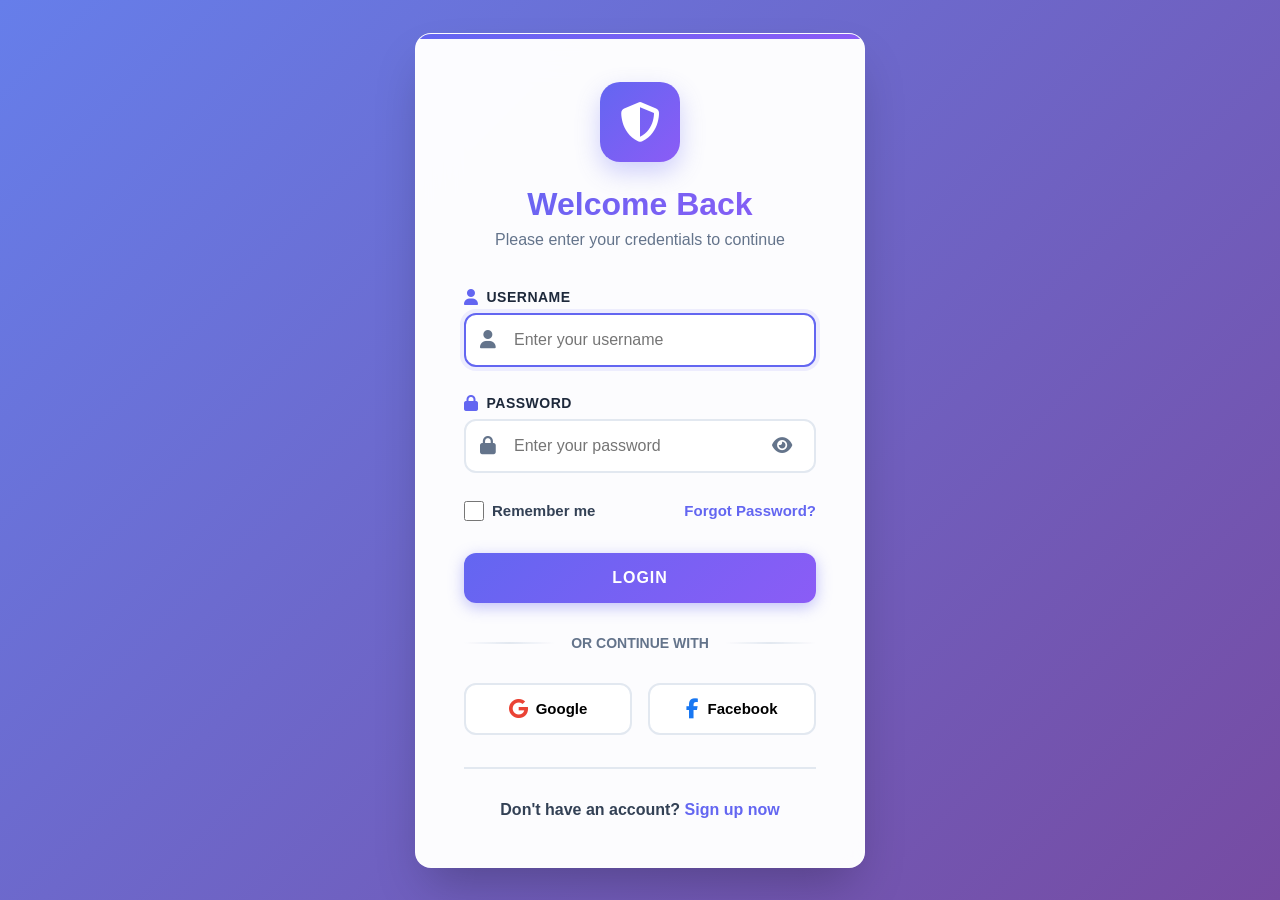
<file: index.html>
<!DOCTYPE html>
<html lang="en">
<head>
    <meta charset="UTF-8">
    <meta name="viewport" content="width=device-width, initial-scale=1.0">
    <title>Login</title>
    <link href="https://cdnjs.cloudflare.com/ajax/libs/font-awesome/6.5.1/css/all.min.css" rel="stylesheet"> <!-- This link is for the icons used on the page -->
    <link rel="stylesheet" href="frontend/style.css">
    <style>
       
    </style>
</head>
<body>
    <div class="login-wrapper">
        <div class="login-container">
            <div class="login-header">
                <div class="logo">
                    <i class="fas fa-shield-halved"></i>
                </div>
                <h1>Welcome Back</h1>
                <p>Please enter your credentials to continue</p>
            </div>
          <!-- Error alert: shows error messages to the user -->
            <div class="alert alert-error" id="errorAlert">
                <i class="fas fa-exclamation-circle"></i>
                <span id="errorMessage"></span>
            </div>
            <!-- Success alert: shows success messages to the user -->
            <div class="alert alert-success" id="successAlert">
                <i class="fas fa-check-circle"></i>
                <span id="successMessage"></span>
            </div>
          

            <form id="loginForm" novalidate>
                <div class="input-group" id="usernameGroup">
                    <label for="username">
                        <i class="fas fa-user"></i>
                        Username
                    </label>
                    <div class="input-wrapper">
                        <i class="input-icon fas fa-user"></i>
                        
                        <input 
                            type="text" 
                            id="username" 
                            name="username"
                            placeholder="Enter your username"
                            autocomplete="username"
                            required
                            minlength="3"
                        >
                    </div>
                    <div class="input-error">Username must be at least 3 characters</div>
                </div>

                <div class="input-group" id="passwordGroup">
                    <label for="password">
                        <i class="fas fa-lock"></i>
                        Password
                    </label>
                    <div class="input-wrapper">
                        <i class="input-icon fas fa-lock"></i>
                        <input 
                            type="password" 
                            id="password" 
                            name="password"
                            placeholder="Enter your password"
                            autocomplete="current-password"
                            required
                            minlength="6"
                        >
                        <button type="button" class="password-toggle" id="togglePassword" aria-label="Toggle password visibility">
                            <i class="fas fa-eye"></i>
                        </button>
                    </div>
                    <div class="input-error">Password must be at least 6 characters</div>
                </div>

                <div class="remember-forgot">
                    <div class="remember-me">
                        <input type="checkbox" id="rememberMe" name="rememberMe">
                        <label for="rememberMe">Remember me</label>
                    </div>
                    <a href="#" class="forgot-password">Forgot Password?</a>
                </div>

                <button type="submit" class="login-btn" id="loginBtn">
                    <span>Login</span>
            
                </button>
            </form>

            <div class="divider">
                <span>OR CONTINUE WITH</span>
            </div>

            <div class="social-login">
                <button class="social-btn google" type="button">
                    <i class="fab fa-google"></i>
                    Google
                </button>
                <button class="social-btn facebook" type="button">
                    <i class="fab fa-facebook-f"></i>
                    Facebook
                </button>
            </div>

            <div class="signup-link">
                Don't have an account? <a href="#">Sign up now</a>
            </div>

            <div class="loading-overlay" id="loadingOverlay">
                <i class="fas fa-circle-notch"></i>
            </div>
        </div>
    </div>

    <script src="frontend/script.js"></script>
</body>
</html>
</file>
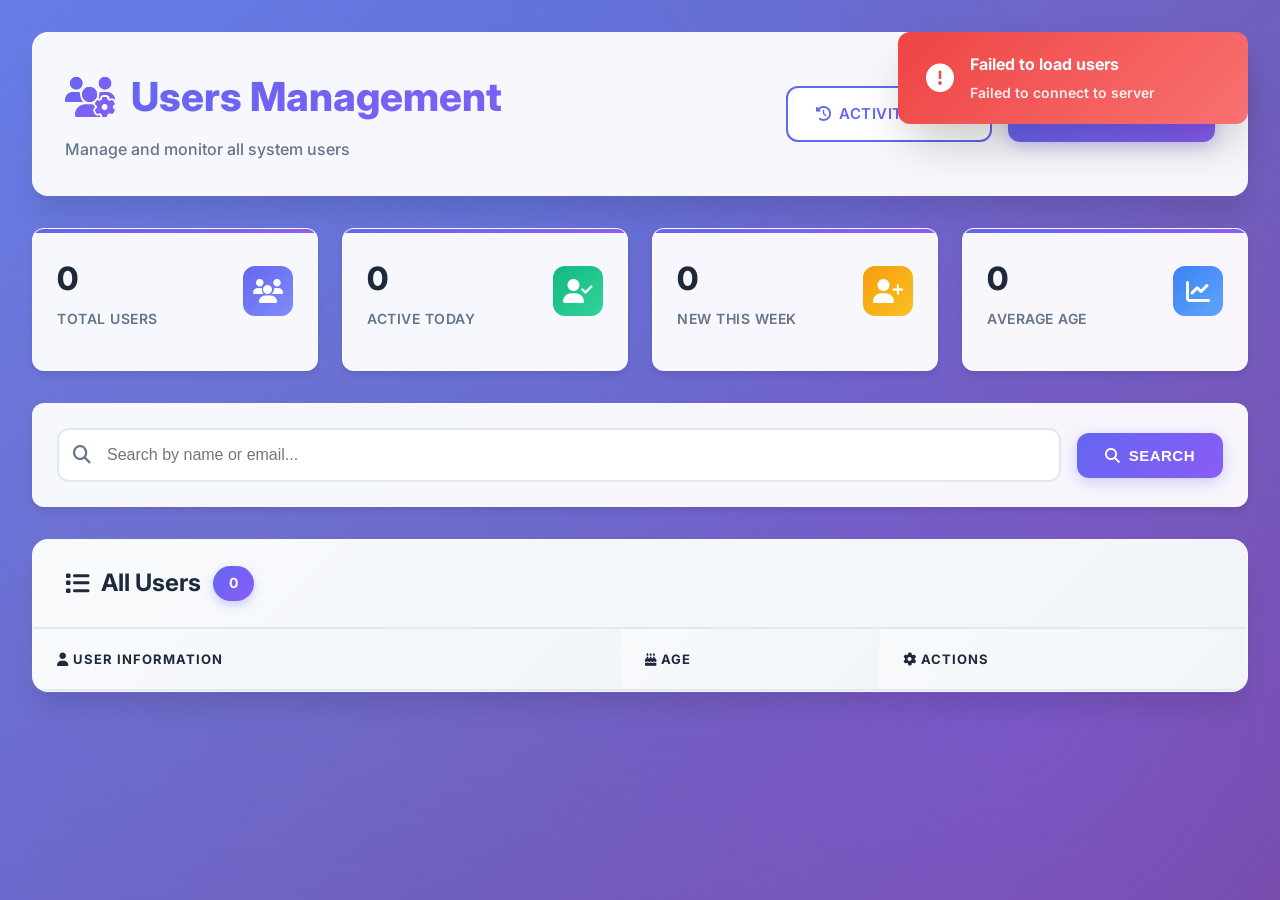
<file: Users.html>
<!DOCTYPE html>
<html lang="en">
<head>
    <meta charset="UTF-8">
    <meta name="viewport" content="width=device-width, initial-scale=1.0">
    <title>Users Management System - Professional Dashboard</title>
    <link href="https://cdnjs.cloudflare.com/ajax/libs/font-awesome/6.5.1/css/all.min.css" rel="stylesheet">
    <link href="https://fonts.googleapis.com/css2?family=Inter:wght@300;400;500;600;700;800&display=swap" rel="stylesheet">
    <style>
        * {
            margin: 0;
            padding: 0;
            box-sizing: border-box;
        }

        :root {
            --primary: #6366f1;
            --primary-dark: #4f46e5;
            --primary-light: #818cf8;
            --secondary: #8b5cf6;
            --success: #10b981;
            --danger: #ef4444;
            --warning: #f59e0b;
            --info: #3b82f6;
            --dark: #1e293b;
            --light: #f8fafc;
            --text: #334155;
            --text-light: #64748b;
            --border: #e2e8f0;
            --shadow-sm: 0 1px 3px rgba(0,0,0,0.08);
            --shadow: 0 4px 6px -1px rgba(0,0,0,0.1);
            --shadow-lg: 0 20px 25px -5px rgba(0,0,0,0.1);
            --shadow-xl: 0 25px 50px -12px rgba(0,0,0,0.25);
            --radius: 12px;
            --radius-lg: 16px;
            --transition: all 0.3s cubic-bezier(0.4, 0, 0.2, 1);
        }

        body {
            font-family: 'Inter', -apple-system, BlinkMacSystemFont, 'Segoe UI', sans-serif;
            background: linear-gradient(135deg, #667eea 0%, #764ba2 100%);
            min-height: 100vh;
            color: var(--text);
            line-height: 1.6;
            position: relative;
            overflow-x: hidden;
        }

        body::before {
            content: '';
            position: fixed;
            top: 0;
            left: 0;
            width: 100%;
            height: 100%;
            background: 
                radial-gradient(circle at 20% 50%, rgba(120, 119, 198, 0.3), transparent 50%),
                radial-gradient(circle at 80% 80%, rgba(138, 92, 246, 0.3), transparent 50%),
                radial-gradient(circle at 40% 20%, rgba(59, 130, 246, 0.2), transparent 50%);
            pointer-events: none;
            z-index: 0;
        }

        .page-wrapper {
            position: relative;
            z-index: 1;
            padding: 2rem 0;
        }

        .container {
            max-width: 1400px;
            margin: 0 auto;
            padding: 0 2rem;
        }

        /* Header Styles */
        .page-header {
            background: rgba(255, 255, 255, 0.95);
            backdrop-filter: blur(20px);
            border-radius: var(--radius-lg);
            padding: 2rem;
            margin-bottom: 2rem;
            box-shadow: var(--shadow-lg);
            border: 1px solid rgba(255, 255, 255, 0.3);
        }

        .header-content {
            display: flex;
            justify-content: space-between;
            align-items: center;
            gap: 2rem;
            flex-wrap: wrap;
        }

        .header-left {
            flex: 1;
        }

        .page-title {
            font-size: 2.5rem;
            font-weight: 800;
            background: linear-gradient(135deg, var(--primary) 0%, var(--secondary) 100%);
            -webkit-background-clip: text;
            -webkit-text-fill-color: transparent;
            background-clip: text;
            margin-bottom: 0.5rem;
            display: flex;
            align-items: center;
            gap: 1rem;
        }

        .page-title i {
            background: linear-gradient(135deg, var(--primary) 0%, var(--secondary) 100%);
            -webkit-background-clip: text;
            -webkit-text-fill-color: transparent;
            font-size: 2.5rem;
        }

        .page-subtitle {
            color: var(--text-light);
            font-size: 1rem;
            font-weight: 500;
        }

        .header-actions {
            display: flex;
            gap: 1rem;
            flex-wrap: wrap;
        }

        /* Stats Cards */
        .stats-grid {
            display: grid;
            grid-template-columns: repeat(auto-fit, minmax(250px, 1fr));
            gap: 1.5rem;
            margin-bottom: 2rem;
        }

        .stat-card {
            background: rgba(255, 255, 255, 0.95);
            backdrop-filter: blur(20px);
            border-radius: var(--radius);
            padding: 1.5rem;
            box-shadow: var(--shadow);
            border: 1px solid rgba(255, 255, 255, 0.3);
            transition: var(--transition);
            position: relative;
            overflow: hidden;
        }

        .stat-card::before {
            content: '';
            position: absolute;
            top: 0;
            left: 0;
            width: 100%;
            height: 4px;
            background: linear-gradient(90deg, var(--primary), var(--secondary));
        }

        .stat-card:hover {
            transform: translateY(-5px);
            box-shadow: var(--shadow-lg);
        }

        .stat-header {
            display: flex;
            justify-content: space-between;
            align-items: center;
            margin-bottom: 1rem;
        }

        .stat-icon {
            width: 50px;
            height: 50px;
            border-radius: 12px;
            display: flex;
            align-items: center;
            justify-content: center;
            font-size: 1.5rem;
            color: white;
        }

        .stat-icon.primary {
            background: linear-gradient(135deg, var(--primary), var(--primary-light));
        }

        .stat-icon.success {
            background: linear-gradient(135deg, #10b981, #34d399);
        }

        .stat-icon.warning {
            background: linear-gradient(135deg, #f59e0b, #fbbf24);
        }

        .stat-icon.info {
            background: linear-gradient(135deg, #3b82f6, #60a5fa);
        }

        .stat-value {
            font-size: 2rem;
            font-weight: 800;
            color: var(--dark);
            margin-bottom: 0.25rem;
        }

        .stat-label {
            color: var(--text-light);
            font-size: 0.875rem;
            font-weight: 600;
            text-transform: uppercase;
            letter-spacing: 0.5px;
        }

        /* Search & Filter Section */
        .search-section {
            background: rgba(255, 255, 255, 0.95);
            backdrop-filter: blur(20px);
            border-radius: var(--radius);
            padding: 1.5rem;
            margin-bottom: 2rem;
            box-shadow: var(--shadow);
            border: 1px solid rgba(255, 255, 255, 0.3);
        }

        .search-wrapper {
            display: flex;
            gap: 1rem;
            align-items: center;
        }

        .search-input-wrapper {
            flex: 1;
            position: relative;
        }

        .search-input-wrapper i {
            position: absolute;
            left: 1rem;
            top: 50%;
            transform: translateY(-50%);
            color: var(--text-light);
            font-size: 1.125rem;
        }

        .search-input {
            width: 100%;
            padding: 1rem 1rem 1rem 3rem;
            border: 2px solid var(--border);
            border-radius: var(--radius);
            font-size: 1rem;
            font-weight: 500;
            transition: var(--transition);
            background: white;
        }

        .search-input:focus {
            outline: none;
            border-color: var(--primary);
            box-shadow: 0 0 0 4px rgba(99, 102, 241, 0.1);
        }

        /* Buttons */
        .btn {
            padding: 0.875rem 1.75rem;
            border: none;
            border-radius: var(--radius);
            font-size: 0.9375rem;
            font-weight: 600;
            cursor: pointer;
            transition: var(--transition);
            display: inline-flex;
            align-items: center;
            gap: 0.5rem;
            text-decoration: none;
            position: relative;
            overflow: hidden;
            text-transform: uppercase;
            letter-spacing: 0.5px;
        }

        .btn::before {
            content: '';
            position: absolute;
            top: 50%;
            left: 50%;
            width: 0;
            height: 0;
            border-radius: 50%;
            background: rgba(255, 255, 255, 0.3);
            transform: translate(-50%, -50%);
            transition: width 0.6s, height 0.6s;
        }

        .btn:hover::before {
            width: 300px;
            height: 300px;
        }

        .btn:active {
            transform: scale(0.95);
        }

        .btn-primary {
            background: linear-gradient(135deg, var(--primary), var(--secondary));
            color: white;
            box-shadow: 0 4px 15px rgba(99, 102, 241, 0.3);
        }

        .btn-primary:hover {
            box-shadow: 0 6px 20px rgba(99, 102, 241, 0.4);
            transform: translateY(-2px);
        }

        .btn-success {
            background: linear-gradient(135deg, var(--success), #34d399);
            color: white;
            box-shadow: 0 4px 15px rgba(16, 185, 129, 0.3);
        }

        .btn-success:hover {
            box-shadow: 0 6px 20px rgba(16, 185, 129, 0.4);
            transform: translateY(-2px);
        }

        .btn-danger {
            background: linear-gradient(135deg, var(--danger), #f87171);
            color: white;
            box-shadow: 0 4px 15px rgba(239, 68, 68, 0.3);
        }

        .btn-danger:hover {
            box-shadow: 0 6px 20px rgba(239, 68, 68, 0.4);
            transform: translateY(-2px);
        }

        .btn-warning {
            background: linear-gradient(135deg, var(--warning), #fbbf24);
            color: white;
            box-shadow: 0 4px 15px rgba(245, 158, 11, 0.3);
        }

        .btn-warning:hover {
            box-shadow: 0 6px 20px rgba(245, 158, 11, 0.4);
            transform: translateY(-2px);
        }

        .btn-outline {
            background: white;
            color: var(--primary);
            border: 2px solid var(--primary);
        }

        .btn-outline:hover {
            background: var(--primary);
            color: white;
            transform: translateY(-2px);
        }

        /* Table Container */
        .table-container {
            background: rgba(255, 255, 255, 0.95);
            backdrop-filter: blur(20px);
            border-radius: var(--radius-lg);
            box-shadow: var(--shadow-lg);
            overflow: hidden;
            border: 1px solid rgba(255, 255, 255, 0.3);
        }

        .table-header {
            padding: 1.5rem 2rem;
            background: linear-gradient(135deg, #f8fafc 0%, #f1f5f9 100%);
            border-bottom: 2px solid var(--border);
            display: flex;
            justify-content: space-between;
            align-items: center;
        }

        .table-title {
            font-size: 1.5rem;
            font-weight: 700;
            color: var(--dark);
            display: flex;
            align-items: center;
            gap: 0.75rem;
        }

        .user-count {
            background: linear-gradient(135deg, var(--primary), var(--secondary));
            color: white;
            padding: 0.375rem 1rem;
            border-radius: 20px;
            font-size: 0.875rem;
            font-weight: 700;
            box-shadow: 0 4px 10px rgba(99, 102, 241, 0.3);
        }

        .table-wrapper {
            overflow-x: auto;
        }

        table {
            width: 100%;
            border-collapse: collapse;
        }

        th, td {
            padding: 1.25rem 1.5rem;
            text-align: left;
        }

        th {
            background: linear-gradient(135deg, #f8fafc 0%, #f1f5f9 100%);
            font-weight: 700;
            color: var(--dark);
            text-transform: uppercase;
            font-size: 0.8125rem;
            letter-spacing: 1px;
            border-bottom: 2px solid var(--border);
            white-space: nowrap;
        }

        tbody tr {
            border-bottom: 1px solid var(--border);
            transition: var(--transition);
        }

        tbody tr:hover {
            background: linear-gradient(135deg, rgba(99, 102, 241, 0.03) 0%, rgba(139, 92, 246, 0.03) 100%);
            transform: scale(1.005);
        }

        .user-info {
            display: flex;
            align-items: center;
            gap: 1rem;
        }

        .user-avatar {
            width: 48px;
            height: 48px;
            border-radius: 12px;
            background: linear-gradient(135deg, var(--primary), var(--secondary));
            display: flex;
            align-items: center;
            justify-content: center;
            color: white;
            font-weight: 700;
            font-size: 1.125rem;
            box-shadow: 0 4px 12px rgba(99, 102, 241, 0.3);
            flex-shrink: 0;
        }

        .user-details {
            flex: 1;
        }

        .user-name {
            font-weight: 700;
            color: var(--dark);
            font-size: 1rem;
            margin-bottom: 0.25rem;
        }

        .user-email {
            color: var(--text-light);
            font-size: 0.875rem;
            display: flex;
            align-items: center;
            gap: 0.375rem;
        }

        .user-email i {
            font-size: 0.75rem;
        }

        .user-age {
            display: inline-flex;
            align-items: center;
            gap: 0.5rem;
            background: linear-gradient(135deg, #dbeafe 0%, #bfdbfe 100%);
            color: #1e40af;
            padding: 0.5rem 1rem;
            border-radius: 20px;
            font-weight: 700;
            font-size: 0.875rem;
        }

        .action-buttons {
            display: flex;
            gap: 0.5rem;
        }

        .action-btn {
            padding: 0.625rem 1rem;
            border: none;
            border-radius: 8px;
            cursor: pointer;
            transition: var(--transition);
            font-size: 0.875rem;
            font-weight: 600;
            display: inline-flex;
            align-items: center;
            gap: 0.375rem;
            text-transform: uppercase;
            letter-spacing: 0.3px;
        }

        .action-btn:hover {
            transform: translateY(-2px);
            box-shadow: var(--shadow);
        }

        .edit-btn {
            background: linear-gradient(135deg, var(--warning), #fbbf24);
            color: white;
        }

        .delete-btn {
            background: linear-gradient(135deg, var(--danger), #f87171);
            color: white;
        }

        /* Modal Styles */
        .modal {
            display: none;
            position: fixed;
            top: 0;
            left: 0;
            width: 100%;
            height: 100%;
            background: rgba(0, 0, 0, 0.7);
            backdrop-filter: blur(8px);
            justify-content: center;
            align-items: center;
            z-index: 1000;
            padding: 1rem;
            animation: fadeIn 0.3s ease;
        }

        @keyframes fadeIn {
            from { opacity: 0; }
            to { opacity: 1; }
        }

        .modal.active {
            display: flex;
        }

        .modal-content {
            background: white;
            border-radius: var(--radius-lg);
            width: 100%;
            max-width: 600px;
            max-height: 90vh;
            overflow-y: auto;
            position: relative;
            animation: modalSlide 0.4s cubic-bezier(0.34, 1.56, 0.64, 1);
            box-shadow: var(--shadow-xl);
        }

        @keyframes modalSlide {
            from {
                transform: translateY(-100px) scale(0.9);
                opacity: 0;
            }
            to {
                transform: translateY(0) scale(1);
                opacity: 1;
            }
        }

        .modal-header {
            padding: 2rem;
            background: linear-gradient(135deg, var(--primary) 0%, var(--secondary) 100%);
            color: white;
            display: flex;
            justify-content: space-between;
            align-items: center;
            border-radius: var(--radius-lg) var(--radius-lg) 0 0;
        }

        .modal-title {
            font-size: 1.75rem;
            font-weight: 800;
            display: flex;
            align-items: center;
            gap: 0.75rem;
        }

        .close-btn {
            background: rgba(255, 255, 255, 0.2);
            border: none;
            width: 44px;
            height: 44px;
            border-radius: 50%;
            font-size: 1.5rem;
            cursor: pointer;
            color: white;
            transition: var(--transition);
            display: flex;
            align-items: center;
            justify-content: center;
        }

        .close-btn:hover {
            background: rgba(255, 255, 255, 0.3);
            transform: rotate(90deg);
        }

        .modal-body {
            padding: 2rem;
        }

        .form-group {
            margin-bottom: 1.5rem;
        }

        .form-group label {
            display: block;
            margin-bottom: 0.75rem;
            color: var(--dark);
            font-weight: 700;
            font-size: 0.875rem;
            text-transform: uppercase;
            letter-spacing: 0.5px;
            display: flex;
            align-items: center;
            gap: 0.5rem;
        }

        .form-group label i {
            color: var(--primary);
        }

        .form-group input {
            width: 100%;
            padding: 1rem 1.25rem;
            border: 2px solid var(--border);
            border-radius: var(--radius);
            font-size: 1rem;
            font-weight: 500;
            transition: var(--transition);
            font-family: inherit;
        }

        .form-group input:focus {
            outline: none;
            border-color: var(--primary);
            box-shadow: 0 0 0 4px rgba(99, 102, 241, 0.1);
        }

        .form-actions {
            display: flex;
            gap: 1rem;
            margin-top: 2rem;
            padding-top: 2rem;
            border-top: 2px solid var(--border);
        }

        .form-actions .btn {
            flex: 1;
        }

        /* Notification */
        .notification {
            position: fixed;
            top: 2rem;
            right: 2rem;
            padding: 1.25rem 1.75rem;
            border-radius: var(--radius);
            color: white;
            opacity: 0;
            transform: translateX(400px);
            transition: all 0.5s cubic-bezier(0.68, -0.55, 0.265, 1.55);
            z-index: 2000;
            display: flex;
            align-items: center;
            gap: 1rem;
            font-weight: 600;
            box-shadow: var(--shadow-xl);
            min-width: 350px;
            max-width: 500px;
        }

        .notification.show {
            opacity: 1;
            transform: translateX(0);
        }

        .notification.success {
            background: linear-gradient(135deg, var(--success), #34d399);
        }

        .notification.error {
            background: linear-gradient(135deg, var(--danger), #f87171);
        }

        .notification i {
            font-size: 1.75rem;
        }

        .notification-content {
            flex: 1;
        }

        .notification-title {
            font-weight: 700;
            margin-bottom: 0.25rem;
            font-size: 1rem;
        }

        .notification-message {
            font-size: 0.875rem;
            opacity: 0.9;
        }

        /* Empty State */
        .empty-state {
            text-align: center;
            padding: 5rem 2rem;
            color: var(--text-light);
        }

        .empty-state i {
            font-size: 5rem;
            margin-bottom: 1.5rem;
            opacity: 0.2;
            background: linear-gradient(135deg, var(--primary), var(--secondary));
            -webkit-background-clip: text;
            -webkit-text-fill-color: transparent;
        }

        .empty-state h3 {
            font-size: 1.75rem;
            margin-bottom: 0.75rem;
            color: var(--dark);
            font-weight: 700;
        }

        .empty-state p {
            font-size: 1rem;
            margin-bottom: 2rem;
        }

        /* Loading Spinner */
        .spinner {
            border: 3px solid rgba(255, 255, 255, 0.3);
            border-top: 3px solid white;
            border-radius: 50%;
            width: 20px;
            height: 20px;
            animation: spin 0.8s linear infinite;
            display: inline-block;
        }

        @keyframes spin {
            0% { transform: rotate(0deg); }
            100% { transform: rotate(360deg); }
        }

        /* Responsive Design */
        @media (max-width: 1024px) {
            .stats-grid {
                grid-template-columns: repeat(2, 1fr);
            }
        }

        @media (max-width: 768px) {
            .container {
                padding: 0 1rem;
            }

            .page-header {
                padding: 1.5rem;
            }

            .header-content {
                flex-direction: column;
                align-items: stretch;
            }

            .page-title {
                font-size: 1.75rem;
            }

            .header-actions {
                flex-direction: column;
            }

            .stats-grid {
                grid-template-columns: 1fr;
            }

            .search-wrapper {
                flex-direction: column;
            }

            .table-wrapper {
                overflow-x: auto;
            }

            table {
                min-width: 600px;
            }

            .modal-content {
                margin: 1rem;
            }

            .modal-body {
                padding: 1.5rem;
            }

            .form-actions {
                flex-direction: column;
            }

            .notification {
                right: 1rem;
                left: 1rem;
                min-width: auto;
            }
        }

        @media (max-width: 480px) {
            .page-title {
                font-size: 1.5rem;
            }

            .stat-value {
                font-size: 1.5rem;
            }

            .btn {
                padding: 0.75rem 1.25rem;
                font-size: 0.875rem;
            }
        }

        /* Scrollbar Styling */
        ::-webkit-scrollbar {
            width: 10px;
            height: 10px;
        }

        ::-webkit-scrollbar-track {
            background: var(--light);
            border-radius: 10px;
        }

        ::-webkit-scrollbar-thumb {
            background: linear-gradient(135deg, var(--primary), var(--secondary));
            border-radius: 10px;
        }

        ::-webkit-scrollbar-thumb:hover {
            background: linear-gradient(135deg, var(--primary-dark), var(--secondary));
        }
    </style>
</head>
<body>
    <div class="page-wrapper">
        <div class="container">
            <!-- Page Header -->
            <div class="page-header">
                <div class="header-content">
                    <div class="header-left">
                        <h1 class="page-title">
                            <i class="fas fa-users-cog"></i>
                            Users Management
                        </h1>
                        <p class="page-subtitle">Manage and monitor all system users</p>
                    </div>
                    <div class="header-actions">
                        <a href="Logs.html" class="btn btn-outline">
                            <i class="fas fa-history"></i>
                            Activity Logs
                        </a>
                        <button class="btn btn-primary" id="addUserBtn">
                            <i class="fas fa-user-plus"></i>
                            Add New User
                        </button>
                    </div>
                </div>
            </div>

            <!-- Statistics Cards -->
            <div class="stats-grid">
                <div class="stat-card">
                    <div class="stat-header">
                        <div>
                            <div class="stat-value" id="totalUsersCount">0</div>
                            <div class="stat-label">Total Users</div>
                        </div>
                        <div class="stat-icon primary">
                            <i class="fas fa-users"></i>
                        </div>
                    </div>
                </div>
                
                <div class="stat-card">
                    <div class="stat-header">
                        <div>
                            <div class="stat-value" id="activeUsersCount">0</div>
                            <div class="stat-label">Active Today</div>
                        </div>
                        <div class="stat-icon success">
                            <i class="fas fa-user-check"></i>
                        </div>
                    </div>
                </div>
                
                <div class="stat-card">
                    <div class="stat-header">
                        <div>
                            <div class="stat-value" id="newUsersCount">0</div>
                            <div class="stat-label">New This Week</div>
                        </div>
                        <div class="stat-icon warning">
                            <i class="fas fa-user-plus"></i>
                        </div>
                    </div>
                </div>
                
                <div class="stat-card">
                    <div class="stat-header">
                        <div>
                            <div class="stat-value" id="avgAge">0</div>
                            <div class="stat-label">Average Age</div>
                        </div>
                        <div class="stat-icon info">
                            <i class="fas fa-chart-line"></i>
                        </div>
                    </div>
                </div>
            </div>

            <!-- Search Section -->
            <div class="search-section">
                <div class="search-wrapper">
                    <div class="search-input-wrapper">
                        <i class="fas fa-search"></i>
                        <input 
                            type="text" 
                            class="search-input" 
                            id="searchInput" 
                            placeholder="Search by name or email..."
                        >
                    </div>
                    <button class="btn btn-primary" id="searchBtn">
                        <i class="fas fa-search"></i>
                        Search
                    </button>
                </div>
            </div>

            <!-- Users Table -->
            <div class="table-container">
                <div class="table-header">
                    <div class="table-title">
                        <i class="fas fa-list"></i>
                        All Users
                        <span class="user-count" id="userCount">0</span>
                    </div>
                </div>
                <div class="table-wrapper">
                    <table>
                        <thead>
                            <tr>
                                <th><i class="fas fa-user"></i> User Information</th>
                                <th><i class="fas fa-birthday-cake"></i> Age</th>
                                <th><i class="fas fa-cog"></i> Actions</th>
                            </tr>
                        </thead>
                        <tbody id="usersTableBody">
                            <!-- Content will be populated dynamically -->
                        </tbody>
                    </table>
                </div>
            </div>
        </div>
    </div>

    <!-- Add/Edit User Modal -->
    <div class="modal" id="userModal">
        <div class="modal-content">
            <div class="modal-header">
                <h2 class="modal-title" id="modalTitle">
                    <i class="fas fa-user-plus"></i>
                    Add New User
                </h2>
                <button class="close-btn" id="closeModalBtn">
                    <i class="fas fa-times"></i>
                </button>
            </div>
            <div class="modal-body">
                <form id="userForm">
                    <input type="hidden" id="userId">
                    
                    <div class="form-group">
                        <label for="name">
                            <i class="fas fa-user"></i>
                            Full Name
                        </label>
                        <input 
                            type="text" 
                            id="name" 
                            placeholder="Enter full name" 
                            required
                        >
                    </div>
                    
                    <div class="form-group">
                        <label for="age">
                            <i class="fas fa-birthday-cake"></i>
                            Age
                        </label>
                        <input 
                            type="number" 
                            id="age" 
                            placeholder="Enter age" 
                            required 
                            min="1" 
                            max="120"
                        >
                    </div>
                    
                    <div class="form-group">
                        <label for="email">
                            <i class="fas fa-envelope"></i>
                            Email Address
                        </label>
                        <input 
                            type="email" 
                            id="email" 
                            placeholder="Enter email address" 
                            required
                        >
                    </div>
                    
                    <div class="form-actions">
                        <button type="button" class="btn btn-danger" id="cancelBtn">
                            <i class="fas fa-times"></i>
                            Cancel
                        </button>
                        <button type="submit" class="btn btn-success" id="submitBtn">
                            <i class="fas fa-save"></i>
                            Save User
                        </button>
                    </div>
                </form>
            </div>
        </div>
    </div>

    <!-- Notification -->
    <div class="notification" id="notification">
        <i class="fas fa-check-circle"></i>
        <div class="notification-content">
            <div class="notification-title" id="notificationTitle">Success</div>
            <div class="notification-message" id="notificationMessage">Operation completed successfully</div>
        </div>
    </div>

    <script>
        let users = [];
        let editingUserId = null;

        // DOM Elements
        const userModal = document.getElementById('userModal');
        const userForm = document.getElementById('userForm');
        const addUserBtn = document.getElementById('addUserBtn');
        const closeModalBtn = document.getElementById('closeModalBtn');
        const cancelBtn = document.getElementById('cancelBtn');
        const notification = document.getElementById('notification');
        const searchInput = document.getElementById('searchInput');
        const searchBtn = document.getElementById('searchBtn');
        const submitBtn = document.getElementById('submitBtn');

        // Fetch users from database
        async function fetchUsers() {
            try {
                const response = await fetch('get_users.php');
                const data = await response.json();
                users = data;
                renderUsers();
                updateStats();
            } catch (error) {
                console.error("Error loading users:", error);
                showNotification("Failed to load users", "Failed to connect to server", "error");
            }
        }

        // Render users table
        function renderUsers(filteredUsers = users) {
            const tbody = document.getElementById('usersTableBody');
            
            if (filteredUsers.length === 0) {
                tbody.innerHTML = `
                    <tr>
                        <td colspan="3">
                            <div class="empty-state">
                                <i class="fas fa-users-slash"></i>
                                <h3>No Users Found</h3>
                                <p>Start by adding a new user to the system</p>
                                <button class="btn btn-primary" onclick="openModal()">
                                    <i class="fas fa-user-plus"></i>
                                    Add First User
                                </button>
                            </div>
                        </td>
                    </tr>
                `;
                return;
            }

            tbody.innerHTML = filteredUsers.map(user => `
                <tr>
                    <td>
                        <div class="user-info">
                            <div class="user-avatar">${user.name.charAt(0).toUpperCase()}</div>
                            <div class="user-details">
                                <div class="user-name">${user.name}</div>
                                <div class="user-email">
                                    <i class="fas fa-envelope"></i>
                                    ${user.email}
                                </div>
                            </div>
                        </div>
                    </td>
                    <td>
                        <span class="user-age">
                            <i class="fas fa-birthday-cake"></i>
                            ${user.age} years
                        </span>
                    </td>
                    <td>
                        <div class="action-buttons">
                            <button class="action-btn edit-btn" onclick="editUser(${user.id})">
                                <i class="fas fa-edit"></i> Edit
                            </button>
                            <button class="action-btn delete-btn" onclick="deleteUser(${user.id})">
                                <i class="fas fa-trash"></i> Delete
                            </button>
                        </div>
                    </td>
                </tr>
            `).join('');
        }

        // Update statistics
        function updateStats() {
            const totalUsers = users.length;
            const avgAge = totalUsers > 0 
                ? Math.round(users.reduce((sum, user) => sum + parseInt(user.age), 0) / totalUsers) 
                : 0;
            
            // Simulate active users (you can replace with real data)
            const activeUsers = Math.floor(totalUsers * 0.7);
            const newUsers = Math.floor(totalUsers * 0.2);

            document.getElementById('totalUsersCount').textContent = totalUsers;
            document.getElementById('activeUsersCount').textContent = activeUsers;
            document.getElementById('newUsersCount').textContent = newUsers;
            document.getElementById('avgAge').textContent = avgAge;
            document.getElementById('userCount').textContent = totalUsers;
        }

        // Show notification
        function showNotification(title, message, type = 'success') {
            const icon = type === 'success' ? 'fa-check-circle' : 'fa-exclamation-circle';
            notification.querySelector('i').className = `fas ${icon}`;
            document.getElementById('notificationTitle').textContent = title;
            document.getElementById('notificationMessage').textContent = message;
            notification.className = `notification ${type}`;
            notification.classList.add('show');
            
            setTimeout(() => {
                notification.classList.remove('show');
            }, 4000);
        }

        // Open modal
        function openModal(title = 'Add New User', icon = 'fa-user-plus') {
            document.getElementById('modalTitle').innerHTML = `<i class="fas ${icon}"></i> ${title}`;
            userModal.classList.add('active');
        }

        // Close modal
        function closeModal() {
            userModal.classList.remove('active');
            userForm.reset();
            editingUserId = null;
            submitBtn.innerHTML = '<i class="fas fa-save"></i> Save User';
        }

        // Edit user
        function editUser(id) {
            const user = users.find(u => parseInt(u.id) === parseInt(id));
            
            if (user) {
                editingUserId = parseInt(id);
                document.getElementById('name').value = user.name;
                document.getElementById('age').value = user.age;
                document.getElementById('email').value = user.email;
                submitBtn.innerHTML = '<i class="fas fa-edit"></i> Update User';
                openModal('Edit User', 'fa-user-edit');
            } else {
                showNotification('Error', 'User not found', 'error');
            }
        }

        // Delete user
        async function deleteUser(id) {
            if (!confirm('Are you sure you want to delete this user? This action cannot be undone.')) return;

            const formData = new FormData();
            formData.append('id', id);

            try {
                const res = await fetch('delete_user.php', { method: 'POST', body: formData });
                const data = await res.json();

                if (data.success) {
                    users = users.filter(u => parseInt(u.id) !== parseInt(id));
                    renderUsers();
                    updateStats();
                    showNotification('Success', data.message, 'success');
                } else {
                    showNotification('Error', data.message, 'error');
                }
            } catch (err) {
                showNotification('Error', 'Failed to delete user', 'error');
                console.error(err);
            }
        }

        // Search functionality
        function searchUsers() {
            const searchTerm = searchInput.value.toLowerCase().trim();
            const filtered = users.filter(user => 
                user.name.toLowerCase().includes(searchTerm) || 
                user.email.toLowerCase().includes(searchTerm)
            );
            renderUsers(filtered);
        }

        // Event Listeners
        addUserBtn.addEventListener('click', () => {
            editingUserId = null;
            openModal();
        });
        
        closeModalBtn.addEventListener('click', closeModal);
        cancelBtn.addEventListener('click', closeModal);
        searchBtn.addEventListener('click', searchUsers);
        
        searchInput.addEventListener('keyup', (e) => {
            if (e.key === 'Enter') searchUsers();
        });

        // Real-time search
        searchInput.addEventListener('input', searchUsers);

        // Form submit
        userForm.addEventListener('submit', async (e) => {
            e.preventDefault();

            const name = document.getElementById('name').value.trim();
            const age = parseInt(document.getElementById('age').value);
            const email = document.getElementById('email').value.trim();

            const formData = new FormData();
            formData.append('name', name);
            formData.append('age', age);
            formData.append('email', email);

            let url = 'add_user.php';
            let isEdit = false;

            if (editingUserId) {
                url = 'edit_user.php';
                formData.append('id', editingUserId);
                isEdit = true;
            }

            submitBtn.disabled = true;
            submitBtn.innerHTML = '<span class="spinner"></span> Processing...';

            try {
                const res = await fetch(url, { method: 'POST', body: formData });
                const data = await res.json();

                if (data.success) {
                    if (isEdit) {
                        users = users.map(u => 
                            parseInt(u.id) === parseInt(editingUserId) ? data.user : u
                        );
                        showNotification('Success', 'User updated successfully!', 'success');
                    } else {
                        users.unshift(data.user);
                        showNotification('Success', 'User added successfully!', 'success');
                    }
                    renderUsers();
                    updateStats();
                    closeModal();
                } else {
                    showNotification('Error', data.message, 'error');
                }
            } catch (err) {
                showNotification('Error', 'Operation failed', 'error');
                console.error('Error:', err);
            } finally {
                submitBtn.disabled = false;
                submitBtn.innerHTML = isEdit ? 
                    '<i class="fas fa-edit"></i> Update User' : 
                    '<i class="fas fa-save"></i> Save User';
            }
        });

        // Close modal when clicking outside
        window.addEventListener('click', (e) => {
            if (e.target === userModal) {
                closeModal();
            }
        });

        // Keyboard shortcuts
        document.addEventListener('keydown', (e) => {
            // ESC to close modal
            if (e.key === 'Escape' && userModal.classList.contains('active')) {
                closeModal();
            }
            // Ctrl/Cmd + K to focus search
            if ((e.ctrlKey || e.metaKey) && e.key === 'k') {
                e.preventDefault();
                searchInput.focus();
            }
        });

        // Load users on page load
        fetchUsers();

        // Auto-refresh every 30 seconds
        setInterval(fetchUsers, 30000);
    </script>
</body>
</html>
</file>
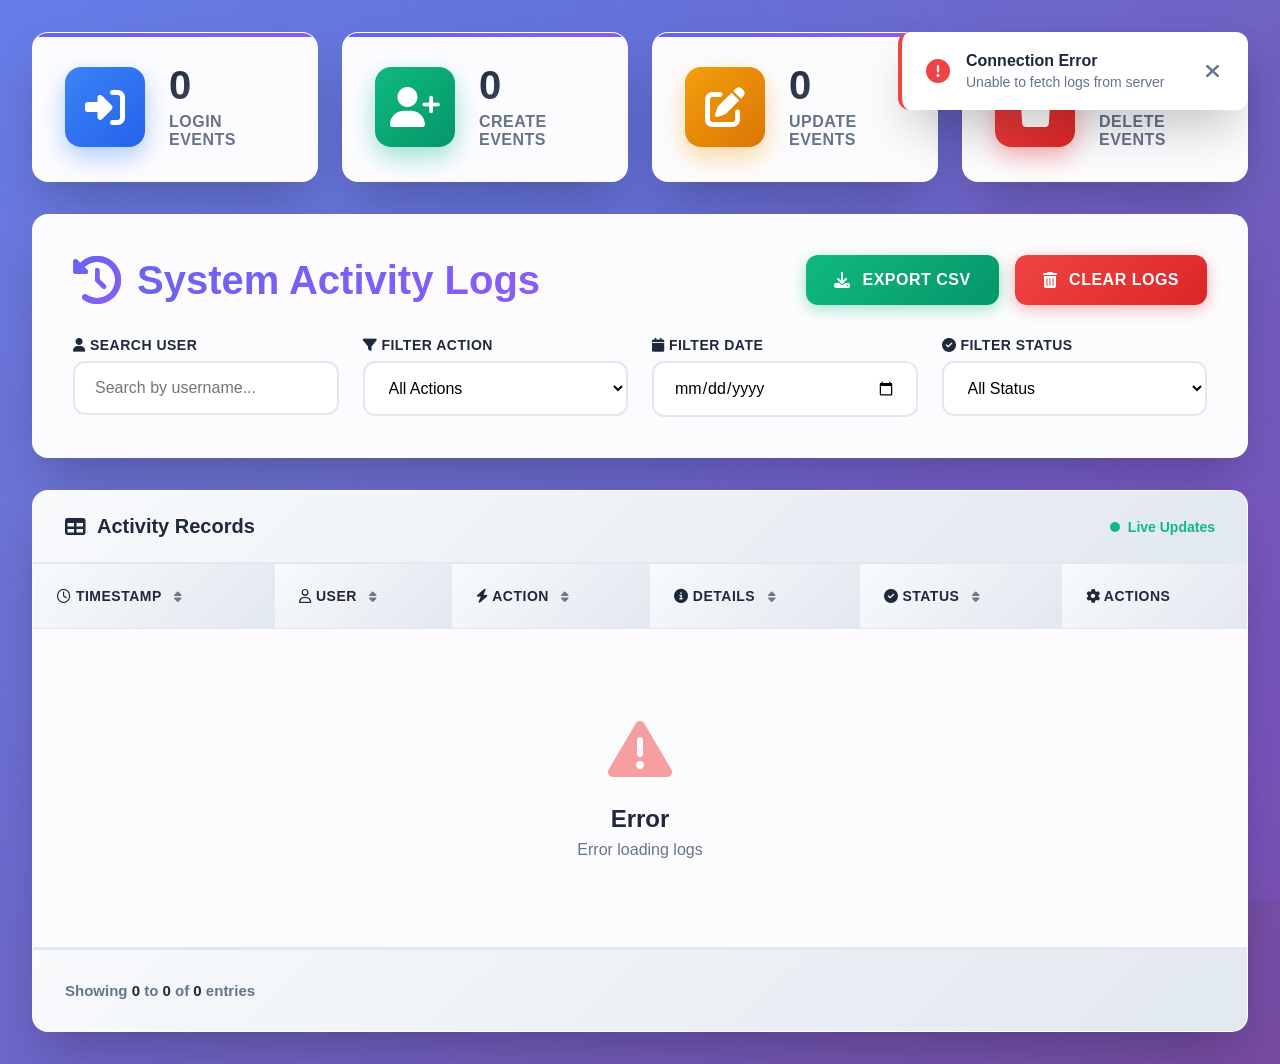
<file: frontend/Logs.html>
<!DOCTYPE html>
<html lang="en">
<head>
    <meta charset="UTF-8">
    <meta name="viewport" content="width=device-width, initial-scale=1.0">
    <title>Logs</title>
    <link href="https://cdnjs.cloudflare.com/ajax/libs/font-awesome/6.5.1/css/all.min.css" rel="stylesheet"> <!-- This link is for the icons used on the page -->
    <link rel="stylesheet" href="Logs.css">
   
</head>
<body>
    <div class="container">
        <!-- Statistics Cards -->
        <div class="stats-container">
            <div class="stat-card">
                <div class="stat-icon login">
                    <i class="fas fa-sign-in-alt"></i>
                </div>
                <div class="stat-content">
                    <h3 id="loginCount">0</h3> 
                    <p>Login Events</p>
                </div>
            </div>
            <div class="stat-card">
                <div class="stat-icon create">
                    <i class="fas fa-user-plus"></i>
                </div>
                <div class="stat-content">
                    <h3 id="createCount">0</h3>
                    <p>Create Events</p>
                </div>
            </div>
            <div class="stat-card">
                <div class="stat-icon update">
                    <i class="fas fa-edit"></i>
                </div>
                <div class="stat-content">
                    <h3 id="updateCount">0</h3>
                    <p>Update Events</p>
                    
                </div>
            </div>
            <div class="stat-card">
                <div class="stat-icon delete">
                    <i class="fas fa-trash"></i>
                </div>
                <div class="stat-content">
                    <h3 id="deleteCount">0</h3>
                    <p>Delete Events</p>
                </div>
            </div>
        </div>

        <!-- Header -->
        <div class="header">
            <div class="header-top">
                <h1 class="title">
                    <i class="fas fa-history"></i>
                    System Activity Logs
                </h1>
                <div class="header-actions">
                    <button class="btn btn-export" onclick="exportLogs()">
                        <i class="fas fa-download"></i>
                        Export CSV
                    </button>
                    <button class="btn btn-clear" onclick="showClearLogsModal()">
                        <i class="fas fa-trash-alt"></i>
                        Clear Logs
                    </button>
                </div>
            </div>

            <div class="filters">
                <div class="filter-group">
                    <label class="filter-label" for="userFilter">
                        <i class="fas fa-user"></i> Search User
                    </label>
                    <input 
                        type="text" 
                        class="filter-input" 
                        placeholder="Search by username..." 
                        id="userFilter"
                    >
                </div>
                <div class="filter-group">
                    <label class="filter-label" for="actionFilter">
                        <i class="fas fa-filter"></i> Filter Action
                    </label>
                    <select class="filter-select" id="actionFilter">
                        <option value="">All Actions</option>
                        <option value="login">Login</option>
                        <option value="create">Create</option>
                        <option value="update">Update</option>
                        <option value="delete">Delete</option>
                    </select>
                </div>
                <div class="filter-group">
                    <label class="filter-label" for="dateFilter">
                        <i class="fas fa-calendar"></i> Filter Date
                    </label>
                    <input type="date" class="filter-input" id="dateFilter">
                </div>
                <div class="filter-group">
                    <label class="filter-label" for="statusFilter">
                        <i class="fas fa-check-circle"></i> Filter Status
                    </label>
                    <select class="filter-select" id="statusFilter">
                        <option value="">All Status</option>
                        <option value="success">Success</option>
                        <option value="error">Error</option>
                    </select>
                </div>
            </div>
        </div>

        <!-- Logs Table -->
        <div class="logs-container">
            <div class="table-header">
                <div class="table-title">
                    <i class="fas fa-table"></i>
                    Activity Records
                </div>
                <div class="live-indicator">
                    <div class="live-dot"></div>
                    Live Updates
                </div>
            </div>

            <div class="table-responsive">
                <table>
                    <thead>
                        <tr>
                            <th onclick="sortTable('timestamp')">
                                <i class="far fa-clock"></i> Timestamp
                                <i class="fas fa-sort sort-icon"></i>
                            </th>
                            <th onclick="sortTable('user')">
                                <i class="far fa-user"></i> User
                                <i class="fas fa-sort sort-icon"></i>
                            </th>
                            <th onclick="sortTable('action')">
                                <i class="fas fa-bolt"></i> Action
                                <i class="fas fa-sort sort-icon"></i>
                            </th>
                            <th onclick="sortTable('details')">
                                <i class="fas fa-info-circle"></i> Details
                                <i class="fas fa-sort sort-icon"></i>
                            </th>
                            <th onclick="sortTable('status')">
                                <i class="fas fa-check-circle"></i> Status
                                <i class="fas fa-sort sort-icon"></i>
                            </th>
                            <th>
                                <i class="fas fa-cog"></i> Actions
                            </th>
                        </tr>
                    </thead>
                    <tbody id="logsTableBody">
                        <tr>
                            <td colspan="6" class="loading">
                                <i class="fas fa-spinner"></i>
                                <h3>Loading Logs</h3>
                                <p>Please wait while we fetch the activity data...</p>
                            </td>
                        </tr>
                    </tbody>
                </table>
            </div>

            <div class="pagination">
                <div class="page-info">
                    Showing <strong><span id="startRecord">0</span></strong> to <strong><span id="endRecord">0</span></strong> of <strong><span id="totalRecords">0</span></strong> entries
                </div>
                <div class="page-buttons" id="pageButtons">
                    <!-- Pagination buttons will be generated dynamically -->
                </div>
            </div>
        </div>
    </div>

    <!-- Toast Container -->
    <div class="toast-container" id="toastContainer"></div>

    <!-- Delete Confirmation Modal -->
    <div class="modal-overlay" id="deleteModal">
        <div class="modal">
            <div class="modal-header">
                <div class="modal-icon">
                    <i class="fas fa-exclamation-triangle"></i>
                </div>
                <h2 class="modal-title">Confirm Deletion</h2>
            </div>
            <div class="modal-body">
                Are you sure you want to delete this log entry? This action cannot be undone.
            </div>
            <div class="modal-actions">
                <button class="modal-btn modal-btn-cancel" onclick="closeDeleteModal()">
                    Cancel
                </button>
                <button class="modal-btn modal-btn-confirm" onclick="confirmDelete()">
                    Delete
                </button>
            </div>
        </div>
    </div>

    <!-- Clear Logs Modal -->
    <div class="modal-overlay" id="clearLogsModal">
        <div class="modal">
            <div class="modal-header">
                <div class="modal-icon">
                    <i class="fas fa-trash-alt"></i>
                </div>
                <h2 class="modal-title">Clear All Logs</h2>
            </div>
            <div class="modal-body">
                Are you sure you want to clear all activity logs? This will permanently delete all records and cannot be undone.
            </div>
            <div class="modal-actions">
                <button class="modal-btn modal-btn-cancel" onclick="closeClearLogsModal()">
                    Cancel
                </button>
                <button class="modal-btn modal-btn-confirm" onclick="confirmClearLogs()">
                    Clear All
                </button>
            </div>
        </div>
    </div>
    <script src="Logs.js"></script>

 
</body>
</html>
</file>
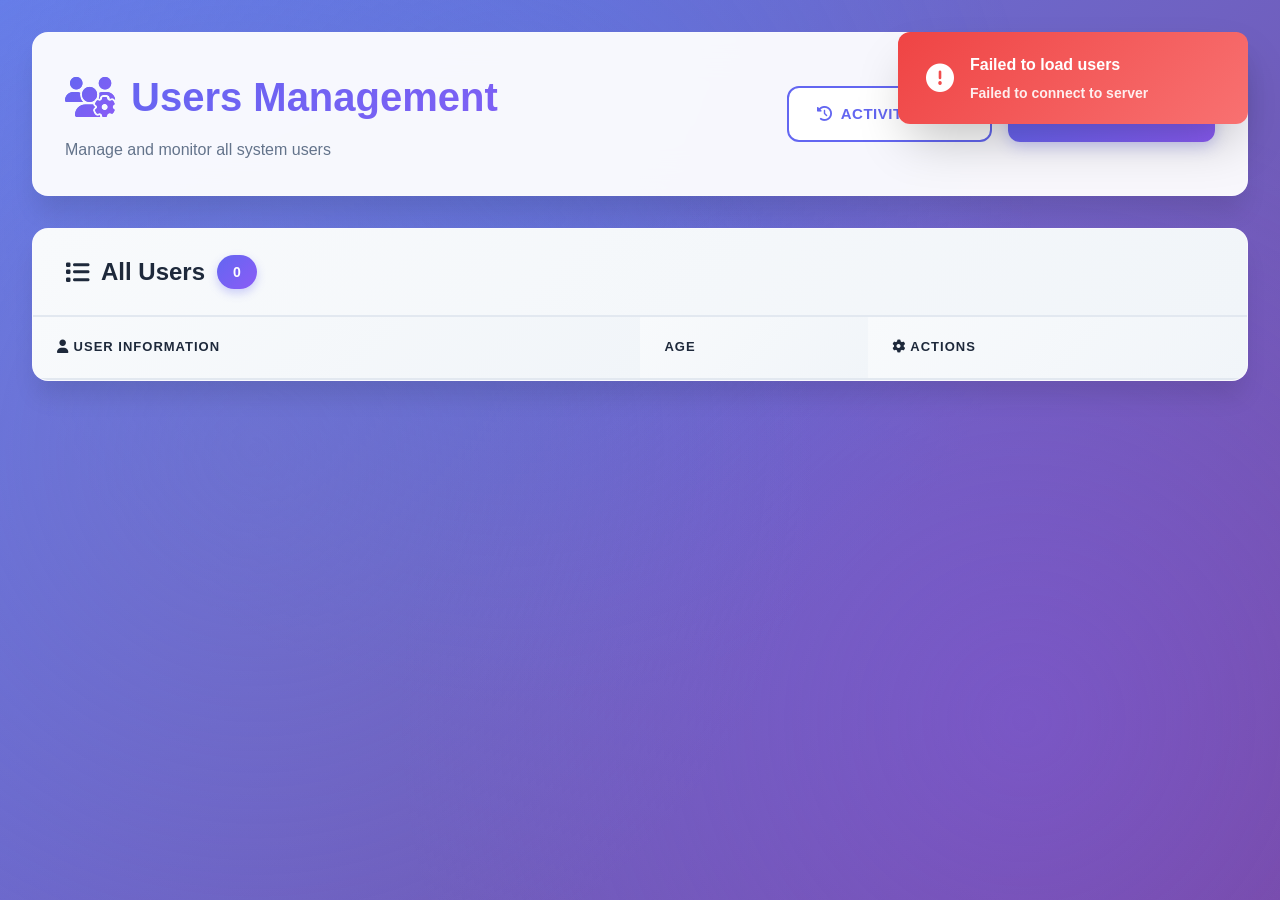
<file: frontend/Users.html>
<!DOCTYPE html>
<html lang="en">
<head>
    <meta charset="UTF-8">
    <meta name="viewport" content="width=device-width, initial-scale=1.0">
    <title>Users Management</title>
    <link href="https://cdnjs.cloudflare.com/ajax/libs/font-awesome/6.5.1/css/all.min.css" rel="stylesheet"> <!-- This link is for the icons used on the page -->
    <link rel="stylesheet" href="Users.css">
    
</head>
<body>
    <div class="page-wrapper">
        <div class="container">
            <!-- Page Header -->
            <div class="page-header">
                <div class="header-content">
                    <div class="header-left">
                        <h1 class="page-title">
                            <i class="fas fa-users-cog"></i>
                            Users Management
                        </h1>
                        <p class="page-subtitle">Manage and monitor all system users</p>
                    </div>
                    <div class="header-actions">
                        <a href="Logs.html" class="btn btn-outline">
                            <i class="fas fa-history"></i>
                            Activity Logs
                        </a>
                        <button class="btn btn-primary" id="addUserBtn">
                            <i class="fas fa-user-plus"></i>
                            Add New User
                        </button>
                    </div>
                </div>
            </div>

        <!-- ===== Users Table ===== -->
            <div class="table-container">
                <div class="table-header">
                    <div class="table-title">
                        <i class="fas fa-list"></i>
                        All Users
                        <span class="user-count" id="userCount">0</span>
                    </div>
                </div>
                <div class="table-wrapper">
                    <table>
                        <thead>
                            <tr>
                                <th><i class="fas fa-user"></i> User Information</th>
                                <th><i></i> Age</th>
                                <th><i class="fas fa-cog"></i> Actions</th>
                            </tr>
                        </thead>
                        <tbody id="usersTableBody">
                           <!-- User rows will be generated 
                            dynamically via JavaScript -->
                        </tbody>
                    </table>
                </div>
            </div>
        </div>
    </div>

   <!-- Add/Edit user form displayed in a modal -->
    <div class="modal" id="userModal">
        <div class="modal-content">
            <div class="modal-header">
                <h2 class="modal-title" id="modalTitle">
                    <i class="fas fa-user-plus"></i>
                    Add New User
                </h2>
                <button class="close-btn" id="closeModalBtn">
                    <i class="fas fa-times"></i>
                </button>
            </div>
            <div class="modal-body">
                <form id="userForm">
                    <input type="hidden" id="userId">
                    
                    <div class="form-group">
                        <label for="name">
                            <i class="fas fa-user"></i>
                            Full Name
                        </label>
                        <input 
                            type="text" 
                            id="name" 
                            placeholder="Enter full name" 
                            required
                        >
                    </div>
                    
                    <div class="form-group">
                        <label for="age">
                            <i class="fas fa-birthday-cake"></i>
                            Age
                        </label>
                        <input 
                            type="number" 
                            id="age" 
                            placeholder="Enter age" 
                            required 
                            min="1" 
                            max="120"
                        >
                    </div>
                    
                    <div class="form-group">
                        <label for="email">
                            <i class="fas fa-envelope"></i>
                            Email Address
                        </label>
                        <input 
                            type="email" 
                            id="email" 
                            placeholder="Enter email address" 
                            required
                        >
                    </div>
                    
                    <div class="form-actions">
                        <button type="button" class="btn btn-danger" id="cancelBtn">
                            <i class="fas fa-times"></i>
                            Cancel
                        </button>
                        <button type="submit" class="btn btn-success" id="submitBtn">
                            <i class="fas fa-save"></i>
                            Save User
                        </button>
                    </div>
                </form>
            </div>
        </div>
    </div>

    <!-- Notification -->
    <div class="notification" id="notification">
        <i class="fas fa-check-circle"></i>
        <div class="notification-content">
            <div class="notification-title" id="notificationTitle">Success</div>
            <div class="notification-message" id="notificationMessage">Operation completed successfully</div>
        </div>
    </div>
    <script src="Users.js"></script>
    
</body>
</html>
</file>
<file: frontend/style.css>
* {
            margin: 0;
            padding: 0;
            box-sizing: border-box;
        }

        /* Theme Variables
        Centralized color palette, shadows, and global design settings
        for consistent styling across the entire project. */
                
        :root {
            --primary: #6366f1;
            --primary-dark: #4f46e5;
            --primary-light: #818cf8;
            --secondary: #8b5cf6;
            --success: #10b981;
            --error: #ef4444;
            --warning: #f59e0b;
            --dark: #1e293b;
            --light: #f8fafc;
            --text: #334155;
            --text-light: #64748b;
            --border: #e2e8f0;
            --shadow: 0 4px 6px -1px rgba(0,0,0,0.1);
            --shadow-lg: 0 20px 25px -5px rgba(0,0,0,0.1);
            --shadow-xl: 0 25px 50px -12px rgba(0,0,0,0.25);
            --radius: 12px;
            --radius-lg: 16px;
            --transition: all 0.3s cubic-bezier(0.4, 0, 0.2, 1);
        }

        body {
            font-family: 'Inter', -apple-system, BlinkMacSystemFont, 'Segoe UI', sans-serif;
            background: linear-gradient(135deg, #667eea 0%, #764ba2 100%);
            min-height: 100vh;
            display: flex;
            justify-content: center;
            align-items: center;
            padding: 1rem;
            position: relative;
            
        }

        .login-wrapper {
            position: relative;
            z-index: 1;
            width: 100%;
            max-width: 450px;
        }

        .login-container {
            background: rgba(255, 255, 255, 0.98);
            backdrop-filter: blur(20px);
            padding: 3rem;
            border-radius: var(--radius-lg);
            box-shadow: var(--shadow-xl);
            border: 1px solid rgba(255, 255, 255, 0.5);
            position: relative;
            overflow: hidden;
            animation: slideUp 0.6s cubic-bezier(0.34, 1.56, 0.64, 1);
        }

        @keyframes slideUp {
            from {
                transform: translateY(50px);
                opacity: 0;
            }
            to {
                transform: translateY(0);
                opacity: 1;
            }
        }

        .login-container::before {
            content: '';
            position: absolute;
            top: 0;
            left: 0;
            width: 100%;
            height: 5px;
            background: linear-gradient(90deg, var(--primary), var(--secondary));
        }

        .login-header {
            text-align: center;
            margin-bottom: 2.5rem;
        }

        .logo {
            width: 80px;
            height: 80px;
            margin: 0 auto 1.5rem;
            background: linear-gradient(135deg, var(--primary), var(--secondary));
            border-radius: 20px;
            display: flex;
            align-items: center;
            justify-content: center;
            box-shadow: 0 10px 25px rgba(99, 102, 241, 0.3);
            animation: float 3s ease-in-out infinite;
        }

        @keyframes float {
            0%, 100% { transform: translateY(0); }
            50% { transform: translateY(-10px); }
        }

        .logo i {
            font-size: 2.5rem;
            color: white;
        }

        .login-header h1 {
            font-size: 2rem;
            font-weight: 800;
            background: linear-gradient(135deg, var(--primary) 0%, var(--secondary) 100%);
            -webkit-background-clip: text;
            -webkit-text-fill-color: transparent;
            background-clip: text;
            margin-bottom: 0.5rem;
        }

        .login-header p {
            color: var(--text-light);
            font-size: 1rem;
            font-weight: 500;
        }

        .alert {
            padding: 1rem 1.25rem;
            border-radius: var(--radius);
            margin-bottom: 1.5rem;
            display: none;
            align-items: center;
            gap: 0.75rem;
            font-weight: 600;
            font-size: 0.9375rem;
            animation: slideDown 0.4s cubic-bezier(0.34, 1.56, 0.64, 1);
        }

        @keyframes slideDown {
            from {
                transform: translateY(-20px);
                opacity: 0;
            }
            to {
                transform: translateY(0);
                opacity: 1;
            }
        }

        .alert.show {
            display: flex;
        }

        .alert i {
            font-size: 1.25rem;
        }

        .alert-error {
            background: linear-gradient(135deg, #fef2f2 0%, #fee2e2 100%);
            color: var(--error);
            border: 2px solid #fecaca;
        }

        .alert-success {
            background: linear-gradient(135deg, #f0fdf4 0%, #dcfce7 100%);
            color: var(--success);
            border: 2px solid #bbf7d0;
        }

        .alert-warning {
            background: linear-gradient(135deg, #fffbeb 0%, #fef3c7 100%);
            color: var(--warning);
            border: 2px solid #fde68a;
        }

        .input-group {
            position: relative;
            margin-bottom: 1.75rem;
        }

        .input-group label {
            display: block;
            margin-bottom: 0.5rem;
            color: var(--dark);
            font-weight: 700;
            font-size: 0.875rem;
            text-transform: uppercase;
            letter-spacing: 0.5px;
            display: flex;
            align-items: center;
            gap: 0.5rem;
        }

        .input-group label i {
            color: var(--primary);
            font-size: 1rem;
        }

        .input-wrapper {
            position: relative;
        }

        .input-icon {
            position: absolute;
            left: 1rem;
            top: 50%;
            transform: translateY(-50%);
            color: var(--text-light);
            font-size: 1.125rem;
            transition: var(--transition);
        }

        .input-group input {
            width: 100%;
            padding: 1rem 1rem 1rem 3rem;
            border: 2px solid var(--border);
            border-radius: var(--radius);
            font-size: 1rem;
            font-weight: 500;
            transition: var(--transition);
            font-family: inherit;
            background: white;
        }

        .input-group input:focus {
            outline: none;
            border-color: var(--primary);
            box-shadow: 0 0 0 4px rgba(99, 102, 241, 0.1);
        }

        .input-group input:focus ~ .input-icon {
            color: var(--primary);
        }

        .input-group.error input {
            border-color: var(--error);
            animation: shake 0.4s;
        }

        @keyframes shake {
            0%, 100% { transform: translateX(0); }
            25% { transform: translateX(-10px); }
            75% { transform: translateX(10px); }
        }

        .password-toggle {
            position: absolute;
            right: 1rem;
            top: 50%;
            transform: translateY(-50%);
            background: none;
            border: none;
            color: var(--text-light);
            cursor: pointer;
            font-size: 1.125rem;
            transition: var(--transition);
            padding: 0.5rem;
        }

        .password-toggle:hover {
            color: var(--primary);
        }

        .input-error {
            color: var(--error);
            font-size: 0.8125rem;
            margin-top: 0.5rem;
            display: none;
            font-weight: 600;
        }

        .input-group.error .input-error {
            display: block;
        }

        .remember-forgot {
            display: flex;
            justify-content: space-between;
            align-items: center;
            margin-bottom: 2rem;
        }

        .remember-me {
            display: flex;
            align-items: center;
            gap: 0.5rem;
            cursor: pointer;
            user-select: none;
        }

        .remember-me input[type="checkbox"] {
            width: 20px;
            height: 20px;
            accent-color: var(--primary);
            cursor: pointer;
        }

        .remember-me label {
            color: var(--text);
            font-weight: 600;
            cursor: pointer;
            font-size: 0.9375rem;
        }

        .forgot-password {
            color: var(--primary);
            text-decoration: none;
            font-weight: 600;
            font-size: 0.9375rem;
            transition: var(--transition);
        }

        .forgot-password:hover {
            color: var(--primary-dark);
            text-decoration: underline;
        }

        .login-btn {
            width: 100%;
            padding: 1rem 1.5rem;
            background: linear-gradient(135deg, var(--primary), var(--secondary));
            color: white;
            border: none;
            border-radius: var(--radius);
            font-size: 1rem;
            font-weight: 700;
            cursor: pointer;
            transition: var(--transition);
            position: relative;
            overflow: hidden;
            text-transform: uppercase;
            letter-spacing: 1px;
            box-shadow: 0 4px 15px rgba(99, 102, 241, 0.4);
        }

        .login-btn::before {
            content: '';
            position: absolute;
            top: 50%;
            left: 50%;
            width: 0;
            height: 0;
            border-radius: 50%;
            background: rgba(255, 255, 255, 0.3);
            transform: translate(-50%, -50%);
            transition: width 0.6s, height 0.6s;
        }

        .login-btn:hover::before {
            width: 300px;
            height: 300px;
        }

        .login-btn:hover {
            box-shadow: 0 6px 20px rgba(99, 102, 241, 0.5);
            transform: translateY(-2px);
        }

        .login-btn:active {
            transform: translateY(0);
        }

        .login-btn:disabled {
            opacity: 0.7;
            cursor: not-allowed;
        }

        .login-btn.loading {
            color: transparent;
        }

        .spinner {
            position: absolute;
            top: 50%;
            left: 50%;
            transform: translate(-50%, -50%);
            display: none;
        }

        .login-btn.loading .spinner {
            display: block;
        }

        .spinner i {
            font-size: 1.5rem;
            color: white;
            animation: spin 1s linear infinite;
        }

        @keyframes spin {
            from { transform: rotate(0deg); }
            to { transform: rotate(360deg); }
        }

        .divider {
            display: flex;
            align-items: center;
            margin: 2rem 0;
            color: var(--text-light);
            font-weight: 600;
            font-size: 0.875rem;
        }

        .divider::before,
        .divider::after {
            content: '';
            flex: 1;
            height: 2px;
            background: linear-gradient(90deg, transparent, var(--border), transparent);
        }

        .divider span {
            padding: 0 1rem;
        }

        .social-login {
            display: grid;
            grid-template-columns: repeat(2, 1fr);
            gap: 1rem;
        }

        .social-btn {
            padding: 0.875rem;
            border: 2px solid var(--border);
            border-radius: var(--radius);
            background: white;
            cursor: pointer;
            transition: var(--transition);
            display: flex;
            align-items: center;
            justify-content: center;
            gap: 0.5rem;
            font-weight: 600;
            font-size: 0.9375rem;
        }

        .social-btn:hover {
            border-color: var(--primary);
            background: linear-gradient(135deg, rgba(99, 102, 241, 0.05) 0%, rgba(139, 92, 246, 0.05) 100%);
            transform: translateY(-2px);
            box-shadow: var(--shadow);
        }

        .social-btn i {
            font-size: 1.25rem;
        }

        .social-btn.google i {
            color: #ea4335;
        }

        .social-btn.facebook i {
            color: #1877f2;
        }

        .signup-link {
            text-align: center;
            margin-top: 2rem;
            padding-top: 2rem;
            border-top: 2px solid var(--border);
            color: var(--text);
            font-weight: 600;
        }

        .signup-link a {
            color: var(--primary);
            text-decoration: none;
            font-weight: 700;
            transition: var(--transition);
        }

        .signup-link a:hover {
            color: var(--primary-dark);
            text-decoration: underline;
        }

        .loading-overlay {
            position: absolute;
            top: 0;
            left: 0;
            right: 0;
            bottom: 0;
            background: rgba(255, 255, 255, 0.95);
            backdrop-filter: blur(8px);
            display: none;
            justify-content: center;
            align-items: center;
            border-radius: var(--radius-lg);
            z-index: 10;
        }

        .loading-overlay.active {
            display: flex;
        }

        .loading-overlay i {
            font-size: 3rem;
            color: var(--primary);
            animation: spin 1s linear infinite;
        }

        /* Responsive Design */
        @media (max-width: 480px) {
            .login-container {
                padding: 2rem 1.5rem;
            }

            .login-header h1 {
                font-size: 1.75rem;
            }

            .logo {
                width: 70px;
                height: 70px;
            }

            .logo i {
                font-size: 2rem;
            }

            .social-login {
                grid-template-columns: 1fr;
            }
        }

        /* Accessibility */
        .visually-hidden {
            position: absolute;
            width: 1px;
            height: 1px;
            padding: 0;
            margin: -1px;
            overflow: hidden;
            clip: rect(0, 0, 0, 0);
            white-space: nowrap;
            border-width: 0;
        }

        /* Focus visible for keyboard navigation */
        *:focus-visible {
            outline: 3px solid var(--primary);
            outline-offset: 2px;
        }
</file>
<file: frontend/Logs.css>
* {
            margin: 0;
            padding: 0;
            box-sizing: border-box;
        }
        /* Theme Variables
        Centralized color palette, shadows, and global design settings
        for consistent styling across the entire project. */
        
        :root {
            --primary: #6366f1;
            --primary-dark: #4f46e5;
            --primary-light: #818cf8;
            --secondary: #8b5cf6;
            --success: #10b981;
            --success-dark: #059669;
            --warning: #f59e0b;
            --warning-dark: #d97706;
            --danger: #ef4444;
            --danger-dark: #dc2626;
            --info: #3b82f6;
            --info-dark: #2563eb;
            --dark: #1e293b;
            --light: #f8fafc;
            --gray: #64748b;
            --border: #e2e8f0;
            --shadow: 0 4px 6px -1px rgba(0,0,0,0.1);
            --shadow-lg: 0 20px 25px -5px rgba(0,0,0,0.1);
            --shadow-xl: 0 25px 50px -12px rgba(0,0,0,0.25);
            --radius: 12px;
            --radius-lg: 16px;
            --transition: all 0.3s cubic-bezier(0.4, 0, 0.2, 1);
        }

        body {
            font-family: 'Inter', -apple-system, BlinkMacSystemFont, 'Segoe UI', sans-serif;
            background: linear-gradient(135deg, #667eea 0%, #764ba2 100%);
            min-height: 100vh;
            padding: 2rem;
            position: relative;
            overflow-x: hidden;
        }

        body::before {
            content: '';
            position: fixed;
            top: 0;
            left: 0;
            width: 100%;
            height: 100%;
            background: 
                radial-gradient(circle at 20% 50%, rgba(120, 119, 198, 0.3), transparent 50%),
                radial-gradient(circle at 80% 80%, rgba(138, 92, 246, 0.3), transparent 50%),
                radial-gradient(circle at 40% 20%, rgba(59, 130, 246, 0.2), transparent 50%);
            pointer-events: none;
            animation: gradientShift 15s ease infinite;
            z-index: 0;
        }

        @keyframes gradientShift {
            0%, 100% { opacity: 1; }
            50% { opacity: 0.8; }
        }

        .container {
            max-width: 1600px;
            margin: 0 auto;
            position: relative;
            z-index: 1;
        }

        /* Statistics Cards */
        .stats-container {
            display: grid;
            grid-template-columns: repeat(auto-fit, minmax(280px, 1fr));
            gap: 1.5rem;
            margin-bottom: 2rem;
            animation: fadeInUp 0.6s ease-out;
        }

        @keyframes fadeInUp {
            from {
                opacity: 0;
                transform: translateY(30px);
            }
            to {
                opacity: 1;
                transform: translateY(0);
            }
        }

        .stat-card {
            background: rgba(255, 255, 255, 0.98);
            backdrop-filter: blur(20px);
            padding: 2rem;
            border-radius: var(--radius-lg);
            box-shadow: var(--shadow-xl);
            display: flex;
            align-items: center;
            gap: 1.5rem;
            border: 1px solid rgba(255, 255, 255, 0.5);
            transition: var(--transition);
            position: relative;
            overflow: hidden;
        }

        .stat-card::before {
            content: '';
            position: absolute;
            top: 0;
            left: 0;
            width: 100%;
            height: 4px;
            background: linear-gradient(90deg, var(--primary), var(--secondary));
        }

        .stat-card:hover {
            transform: translateY(-5px);
            box-shadow: 0 30px 60px -12px rgba(0,0,0,0.25);
        }

        .stat-icon {
            width: 80px;
            height: 80px;
            border-radius: 16px;
            display: flex;
            align-items: center;
            justify-content: center;
            font-size: 2.5rem;
            color: white;
            position: relative;
            overflow: hidden;
        }

        .stat-icon::before {
            content: '';
            position: absolute;
            width: 100%;
            height: 100%;
            background: rgba(255, 255, 255, 0.2);
            transform: translateX(-100%);
            transition: transform 0.6s;
        }

        .stat-card:hover .stat-icon::before {
            transform: translateX(100%);
        }

        .stat-icon.login { 
            background: linear-gradient(135deg, var(--info), var(--info-dark));
            box-shadow: 0 10px 25px rgba(59, 130, 246, 0.4);
        }
        .stat-icon.create { 
            background: linear-gradient(135deg, var(--success), var(--success-dark));
            box-shadow: 0 10px 25px rgba(16, 185, 129, 0.4);
        }
        .stat-icon.update { 
            background: linear-gradient(135deg, var(--warning), var(--warning-dark));
            box-shadow: 0 10px 25px rgba(245, 158, 11, 0.4);
        }
        .stat-icon.delete { 
            background: linear-gradient(135deg, var(--danger), var(--danger-dark));
            box-shadow: 0 10px 25px rgba(239, 68, 68, 0.4);
        }

        .stat-content {
            flex: 1;
        }

        .stat-content h3 {
            font-size: 2.5rem;
            font-weight: 800;
            background: linear-gradient(135deg, var(--dark) 0%, var(--gray) 100%);
            -webkit-background-clip: text;
            -webkit-text-fill-color: transparent;
            background-clip: text;
            margin-bottom: 0.5rem;
            line-height: 1;
        }

        .stat-content p {
            color: var(--gray);
            font-size: 1rem;
            font-weight: 600;
            text-transform: uppercase;
            letter-spacing: 0.5px;
        }

        .stat-trend {
            display: flex;
            align-items: center;
            gap: 0.5rem;
            margin-top: 0.5rem;
            font-size: 0.875rem;
            font-weight: 600;
        }

        .stat-trend.up {
            color: var(--success);
        }

        .stat-trend.down {
            color: var(--danger);
        }

        /* Header */
        .header {
            background: rgba(255, 255, 255, 0.98);
            backdrop-filter: blur(20px);
            padding: 2.5rem;
            border-radius: var(--radius-lg);
            box-shadow: var(--shadow-xl);
            margin-bottom: 2rem;
            border: 1px solid rgba(255, 255, 255, 0.5);
            animation: fadeInUp 0.6s ease-out 0.1s both;
        }

        .header-top {
            display: flex;
            justify-content: space-between;
            align-items: center;
            flex-wrap: wrap;
            gap: 2rem;
            margin-bottom: 2rem;
        }

        .title {
            font-size: 2.5rem;
            font-weight: 900;
            background: linear-gradient(135deg, var(--primary) 0%, var(--secondary) 100%);
            -webkit-background-clip: text;
            -webkit-text-fill-color: transparent;
            background-clip: text;
            display: flex;
            align-items: center;
            gap: 1rem;
        }

        .title i {
            font-size: 3rem;
            background: linear-gradient(135deg, var(--primary), var(--secondary));
            -webkit-background-clip: text;
            -webkit-text-fill-color: transparent;
            animation: pulse 2s ease-in-out infinite;
        }

        @keyframes pulse {
            0%, 100% { transform: scale(1); }
            50% { transform: scale(1.05); }
        }

        .header-actions {
            display: flex;
            gap: 1rem;
            flex-wrap: wrap;
        }

        .btn {
            padding: 1rem 1.75rem;
            border: none;
            border-radius: var(--radius);
            font-size: 1rem;
            font-weight: 700;
            cursor: pointer;
            transition: var(--transition);
            display: flex;
            align-items: center;
            gap: 0.75rem;
            text-transform: uppercase;
            letter-spacing: 0.5px;
            position: relative;
            overflow: hidden;
        }

        .btn::before {
            content: '';
            position: absolute;
            top: 50%;
            left: 50%;
            width: 0;
            height: 0;
            border-radius: 50%;
            background: rgba(255, 255, 255, 0.3);
            transform: translate(-50%, -50%);
            transition: width 0.6s, height 0.6s;
        }

        .btn:hover::before {
            width: 300px;
            height: 300px;
        }

        .btn:hover {
            transform: translateY(-2px);
        }

        .btn-refresh {
            background: linear-gradient(135deg, var(--primary), var(--secondary));
            color: white;
            box-shadow: 0 4px 15px rgba(99, 102, 241, 0.4);
        }

        .btn-refresh:hover {
            box-shadow: 0 6px 20px rgba(99, 102, 241, 0.5);
        }

        .btn-export {
            background: linear-gradient(135deg, var(--success), var(--success-dark));
            color: white;
            box-shadow: 0 4px 15px rgba(16, 185, 129, 0.4);
        }

        .btn-export:hover {
            box-shadow: 0 6px 20px rgba(16, 185, 129, 0.5);
        }

        .btn-clear {
            background: linear-gradient(135deg, var(--danger), var(--danger-dark));
            color: white;
            box-shadow: 0 4px 15px rgba(239, 68, 68, 0.4);
        }

        .btn-clear:hover {
            box-shadow: 0 6px 20px rgba(239, 68, 68, 0.5);
        }

        /* Filters */
        .filters {
            display: grid;
            grid-template-columns: repeat(auto-fit, minmax(250px, 1fr));
            gap: 1.5rem;
        }

        .filter-group {
            position: relative;
        }

        .filter-label {
            display: block;
            margin-bottom: 0.5rem;
            color: var(--dark);
            font-weight: 700;
            font-size: 0.875rem;
            text-transform: uppercase;
            letter-spacing: 0.5px;
        }

        .filter-input, .filter-select {
            width: 100%;
            padding: 1rem 1.25rem;
            border: 2px solid var(--border);
            border-radius: var(--radius);
            font-size: 1rem;
            font-weight: 500;
            transition: var(--transition);
            font-family: inherit;
            background: white;
        }

        .filter-input:focus, .filter-select:focus {
            outline: none;
            border-color: var(--primary);
            box-shadow: 0 0 0 4px rgba(99, 102, 241, 0.1);
        }

        .filter-icon {
            position: absolute;
            right: 1rem;
            top: 50%;
            transform: translateY(-50%);
            color: var(--gray);
            pointer-events: none;
        }

        /* Logs Container */
        .logs-container {
            background: rgba(255, 255, 255, 0.98);
            backdrop-filter: blur(20px);
            border-radius: var(--radius-lg);
            box-shadow: var(--shadow-xl);
            overflow: hidden;
            border: 1px solid rgba(255, 255, 255, 0.5);
            animation: fadeInUp 0.6s ease-out 0.2s both;
        }

        .table-header {
            padding: 1.5rem 2rem;
            background: linear-gradient(135deg, #f8fafc, #e2e8f0);
            border-bottom: 2px solid var(--border);
            display: flex;
            justify-content: space-between;
            align-items: center;
        }

        .table-title {
            font-size: 1.25rem;
            font-weight: 800;
            color: var(--dark);
            display: flex;
            align-items: center;
            gap: 0.75rem;
        }

        .live-indicator {
            display: flex;
            align-items: center;
            gap: 0.5rem;
            color: var(--success);
            font-weight: 600;
            font-size: 0.875rem;
        }

        .live-dot {
            width: 10px;
            height: 10px;
            background: var(--success);
            border-radius: 50%;
            animation: blink 2s infinite;
        }

        @keyframes blink {
            0%, 100% { opacity: 1; }
            50% { opacity: 0.3; }
        }

        .table-responsive {
            overflow-x: auto;
        }

        table {
            width: 100%;
            border-collapse: collapse;
        }

        th, td {
            padding: 1.5rem;
            text-align: left;
            border-bottom: 1px solid var(--border);
        }

        th {
            background: linear-gradient(135deg, #f8fafc, #e2e8f0);
            font-weight: 800;
            color: var(--dark);
            cursor: pointer;
            user-select: none;
            transition: var(--transition);
            text-transform: uppercase;
            font-size: 0.875rem;
            letter-spacing: 0.5px;
            position: sticky;
            top: 0;
            z-index: 10;
        }

        th:hover {
            background: linear-gradient(135deg, #e2e8f0, #cbd5e1);
        }

        th i.sort-icon {
            margin-left: 0.5rem;
            font-size: 0.75rem;
            opacity: 0.6;
            transition: var(--transition);
        }

        th:hover i.sort-icon {
            opacity: 1;
        }

        tbody tr {
            transition: var(--transition);
        }

        tbody tr:hover {
            background: linear-gradient(135deg, rgba(99, 102, 241, 0.05), rgba(139, 92, 246, 0.05));
        }

        .action-badge {
            padding: 0.625rem 1.25rem;
            border-radius: 50px;
            font-size: 0.875rem;
            font-weight: 700;
            color: white;
            text-transform: uppercase;
            display: inline-flex;
            align-items: center;
            gap: 0.5rem;
            letter-spacing: 0.5px;
            box-shadow: var(--shadow);
        }

        .action-login { 
            background: linear-gradient(135deg, var(--info), var(--info-dark));
        }
        .action-create { 
            background: linear-gradient(135deg, var(--success), var(--success-dark));
        }
        .action-update { 
            background: linear-gradient(135deg, var(--warning), var(--warning-dark));
        }
        .action-delete { 
            background: linear-gradient(135deg, var(--danger), var(--danger-dark));
        }

        .timestamp {
            color: var(--gray);
            font-size: 0.9375rem;
            font-weight: 600;
            display: flex;
            align-items: center;
            gap: 0.5rem;
        }

        .user-cell {
            display: flex;
            align-items: center;
            gap: 0.75rem;
        }

        .user-avatar {
            width: 40px;
            height: 40px;
            border-radius: 50%;
            background: linear-gradient(135deg, var(--primary), var(--secondary));
            display: flex;
            align-items: center;
            justify-content: center;
            color: white;
            font-weight: 700;
            font-size: 1rem;
        }

        .user-info {
            display: flex;
            flex-direction: column;
        }

        .user-name {
            font-weight: 700;
            color: var(--dark);
        }

        .user-role {
            font-size: 0.8125rem;
            color: var(--gray);
        }

        .status-badge {
            display: inline-flex;
            align-items: center;
            gap: 0.5rem;
            padding: 0.5rem 1rem;
            border-radius: 50px;
            font-weight: 700;
            font-size: 0.875rem;
        }

        .status-success {
            background: linear-gradient(135deg, rgba(16, 185, 129, 0.1), rgba(5, 150, 105, 0.1));
            color: var(--success-dark);
        }

        .status-error {
            background: linear-gradient(135deg, rgba(239, 68, 68, 0.1), rgba(220, 38, 38, 0.1));
            color: var(--danger-dark);
        }

        .status-indicator {
            width: 8px;
            height: 8px;
            border-radius: 50%;
            animation: pulse 2s infinite;
        }

        .status-success .status-indicator {
            background: var(--success);
        }

        .status-error .status-indicator {
            background: var(--danger);
        }

        /* Pagination */
        .pagination {
            display: flex;
            justify-content: space-between;
            align-items: center;
            padding: 2rem;
            background: linear-gradient(135deg, #f8fafc, #e2e8f0);
            border-top: 2px solid var(--border);
            flex-wrap: wrap;
            gap: 1.5rem;
        }

        .page-info {
            color: var(--gray);
            font-weight: 600;
            font-size: 0.9375rem;
        }

        .page-info strong {
            color: var(--dark);
            font-weight: 800;
        }

        .page-buttons {
            display: flex;
            gap: 0.75rem;
            flex-wrap: wrap;
        }

        .page-btn {
            padding: 0.75rem 1.25rem;
            border: 2px solid var(--border);
            border-radius: var(--radius);
            background: white;
            cursor: pointer;
            transition: var(--transition);
            font-weight: 700;
            font-size: 0.9375rem;
            color: var(--dark);
        }

        .page-btn:hover:not(:disabled) {
            background: linear-gradient(135deg, var(--primary), var(--secondary));
            color: white;
            border-color: transparent;
            transform: translateY(-2px);
            box-shadow: var(--shadow);
        }

        .page-btn.active {
            background: linear-gradient(135deg, var(--primary), var(--secondary));
            color: white;
            border-color: transparent;
            box-shadow: var(--shadow);
        }

        .page-btn:disabled {
            opacity: 0.5;
            cursor: not-allowed;
        }

        /* Loading & Empty States */
        .loading, .empty-state {
            text-align: center;
            padding: 4rem 2rem;
            color: var(--gray);
        }

        .loading i, .empty-state i {
            font-size: 4rem;
            margin-bottom: 1.5rem;
            opacity: 0.5;
        }

        .loading i {
            animation: spin 1s linear infinite;
        }

        @keyframes spin {
            100% { transform: rotate(360deg); }
        }

        .loading h3, .empty-state h3 {
            font-size: 1.5rem;
            font-weight: 800;
            color: var(--dark);
            margin-bottom: 0.5rem;
        }

        .loading p, .empty-state p {
            font-size: 1rem;
            font-weight: 500;
        }

        /* Toast Notifications */
        .toast-container {
            position: fixed;
            top: 2rem;
            right: 2rem;
            z-index: 9999;
            display: flex;
            flex-direction: column;
            gap: 1rem;
        }

        .toast {
            background: white;
            padding: 1.25rem 1.5rem;
            border-radius: var(--radius);
            box-shadow: var(--shadow-xl);
            display: flex;
            align-items: center;
            gap: 1rem;
            min-width: 350px;
            animation: slideInRight 0.4s ease-out;
            border-left: 4px solid;
        }

        @keyframes slideInRight {
            from {
                transform: translateX(400px);
                opacity: 0;
            }
            to {
                transform: translateX(0);
                opacity: 1;
            }
        }

        .toast.success {
            border-color: var(--success);
        }

        .toast.error {
            border-color: var(--danger);
        }

        .toast.warning {
            border-color: var(--warning);
        }

        .toast.info {
            border-color: var(--info);
        }

        .toast-icon {
            font-size: 1.5rem;
        }

        .toast.success .toast-icon {
            color: var(--success);
        }

        .toast.error .toast-icon {
            color: var(--danger);
        }

        .toast.warning .toast-icon {
            color: var(--warning);
        }

        .toast.info .toast-icon {
            color: var(--info);
        }

        .toast-content {
            flex: 1;
        }

        .toast-title {
            font-weight: 700;
            color: var(--dark);
            margin-bottom: 0.25rem;
        }

        .toast-message {
            font-size: 0.875rem;
            color: var(--gray);
        }

        .toast-close {
            background: none;
            border: none;
            color: var(--gray);
            cursor: pointer;
            font-size: 1.25rem;
            padding: 0.25rem;
            transition: var(--transition);
        }

        .toast-close:hover {
            color: var(--dark);
        }

        /* Responsive Design */
        @media (max-width: 1024px) {
            .stats-container {
                grid-template-columns: repeat(2, 1fr);
            }

            .filters {
                grid-template-columns: 1fr;
            }
        }

        @media (max-width: 768px) {
            body {
                padding: 1rem;
            }

            .stats-container {
                grid-template-columns: 1fr;
            }

            .header {
                padding: 1.5rem;
            }

            .header-top {
                flex-direction: column;
                align-items: stretch;
            }

            .title {
                font-size: 1.75rem;
            }

            .header-actions {
                flex-direction: column;
            }

            .btn {
                width: 100%;
                justify-content: center;
            }

            table {
                font-size: 0.875rem;
            }

            th, td {
                padding: 1rem;
            }

            .pagination {
                flex-direction: column;
            }

            .page-buttons {
                width: 100%;
                justify-content: center;
            }

            .toast {
                min-width: auto;
                max-width: calc(100vw - 2rem);
            }

            .toast-container {
                right: 1rem;
                left: 1rem;
            }
        }

        @media (max-width: 480px) {
            .stat-card {
                padding: 1.5rem;
            }

            .stat-icon {
                width: 60px;
                height: 60px;
                font-size: 2rem;
            }

            .stat-content h3 {
                font-size: 2rem;
            }

            .title i {
                font-size: 2rem;
            }
        }

        /* Accessibility */
        .visually-hidden {
            position: absolute;
            width: 1px;
            height: 1px;
            padding: 0;
            margin: -1px;
            overflow: hidden;
            clip: rect(0, 0, 0, 0);
            white-space: nowrap;
            border-width: 0;
        }

        *:focus-visible {
            outline: 3px solid var(--primary);
            outline-offset: 2px;
        }

        /* Delete Modal */
        .modal-overlay {
            position: fixed;
            top: 0;
            left: 0;
            width: 100%;
            height: 100%;
            background: rgba(0, 0, 0, 0.7);
            backdrop-filter: blur(8px);
            display: none;
            justify-content: center;
            align-items: center;
            z-index: 9998;
            animation: fadeIn 0.3s ease-out;
        }

        @keyframes fadeIn {
            from { opacity: 0; }
            to { opacity: 1; }
        }

        .modal-overlay.active {
            display: flex;
        }

        .modal {
            background: white;
            padding: 2.5rem;
            border-radius: var(--radius-lg);
            box-shadow: var(--shadow-xl);
            max-width: 500px;
            width: 90%;
            animation: scaleIn 0.3s ease-out;
        }

        @keyframes scaleIn {
            from {
                transform: scale(0.9);
                opacity: 0;
            }
            to {
                transform: scale(1);
                opacity: 1;
            }
        }

        .modal-header {
            display: flex;
            align-items: center;
            gap: 1rem;
            margin-bottom: 1.5rem;
        }

        .modal-icon {
            width: 60px;
            height: 60px;
            border-radius: 50%;
            background: linear-gradient(135deg, rgba(239, 68, 68, 0.1), rgba(220, 38, 38, 0.1));
            display: flex;
            align-items: center;
            justify-content: center;
            font-size: 2rem;
            color: var(--danger);
        }

        .modal-title {
            font-size: 1.5rem;
            font-weight: 800;
            color: var(--dark);
        }

        .modal-body {
            margin-bottom: 2rem;
            color: var(--gray);
            font-size: 1rem;
            line-height: 1.6;
        }

        .modal-actions {
            display: flex;
            gap: 1rem;
            justify-content: flex-end;
        }

        .modal-btn {
            padding: 0.875rem 1.5rem;
            border: none;
            border-radius: var(--radius);
            font-weight: 700;
            cursor: pointer;
            transition: var(--transition);
        }

        .modal-btn-cancel {
            background: var(--light);
            color: var(--dark);
        }

        .modal-btn-cancel:hover {
            background: var(--border);
        }

        .modal-btn-confirm {
            background: linear-gradient(135deg, var(--danger), var(--danger-dark));
            color: white;
            box-shadow: 0 4px 15px rgba(239, 68, 68, 0.4);
        }

        .modal-btn-confirm:hover {
            box-shadow: 0 6px 20px rgba(239, 68, 68, 0.5);
            transform: translateY(-2px);
        }
</file>
<file: frontend/Users.css>
* {
            margin: 0;
            padding: 0;
            box-sizing: border-box;
        }

        :root {
            --primary: #6366f1;
            --primary-dark: #4f46e5;
            --primary-light: #818cf8;
            --secondary: #8b5cf6;
            --success: #10b981;
            --danger: #ef4444;
            --warning: #f59e0b;
            --info: #3b82f6;
            --dark: #1e293b;
            --light: #f8fafc;
            --text: #334155;
            --text-light: #64748b;
            --border: #e2e8f0;
            --shadow-sm: 0 1px 3px rgba(0,0,0,0.08);
            --shadow: 0 4px 6px -1px rgba(0,0,0,0.1);
            --shadow-lg: 0 20px 25px -5px rgba(0,0,0,0.1);
            --shadow-xl: 0 25px 50px -12px rgba(0,0,0,0.25);
            --radius: 12px;
            --radius-lg: 16px;
            --transition: all 0.3s cubic-bezier(0.4, 0, 0.2, 1);
        }

        body {
            font-family: 'Inter', -apple-system, BlinkMacSystemFont, 'Segoe UI', sans-serif;
            background: linear-gradient(135deg, #667eea 0%, #764ba2 100%);
            min-height: 100vh;
            color: var(--text);
            line-height: 1.6;
            position: relative;
            overflow-x: hidden;
        }

        body::before {
            content: '';
            position: fixed;
            top: 0;
            left: 0;
            width: 100%;
            height: 100%;
            background: 
                radial-gradient(circle at 20% 50%, rgba(120, 119, 198, 0.3), transparent 50%),
                radial-gradient(circle at 80% 80%, rgba(138, 92, 246, 0.3), transparent 50%),
                radial-gradient(circle at 40% 20%, rgba(59, 130, 246, 0.2), transparent 50%);
            pointer-events: none;
            z-index: 0;
        }

        .page-wrapper {
            position: relative;
            z-index: 1;
            padding: 2rem 0;
        }

        .container {
            max-width: 1400px;
            margin: 0 auto;
            padding: 0 2rem;
        }

        /* Header Styles */
        .page-header {
            background: rgba(255, 255, 255, 0.95);
            backdrop-filter: blur(20px);
            border-radius: var(--radius-lg);
            padding: 2rem;
            margin-bottom: 2rem;
            box-shadow: var(--shadow-lg);
            border: 1px solid rgba(255, 255, 255, 0.3);
        }

        .header-content {
            display: flex;
            justify-content: space-between;
            align-items: center;
            gap: 2rem;
            flex-wrap: wrap;
        }

        .header-left {
            flex: 1;
        }

        .page-title {
            font-size: 2.5rem;
            font-weight: 800;
            background: linear-gradient(135deg, var(--primary) 0%, var(--secondary) 100%);
            -webkit-background-clip: text;
            -webkit-text-fill-color: transparent;
            background-clip: text;
            margin-bottom: 0.5rem;
            display: flex;
            align-items: center;
            gap: 1rem;
        }

        .page-title i {
            background: linear-gradient(135deg, var(--primary) 0%, var(--secondary) 100%);
            -webkit-background-clip: text;
            -webkit-text-fill-color: transparent;
            font-size: 2.5rem;
        }

        .page-subtitle {
            color: var(--text-light);
            font-size: 1rem;
            font-weight: 500;
        }

        .header-actions {
            display: flex;
            gap: 1rem;
            flex-wrap: wrap;
        }

        /* Stats Cards */
        .stats-grid {
            display: grid;
            grid-template-columns: repeat(auto-fit, minmax(250px, 1fr));
            gap: 1.5rem;
            margin-bottom: 2rem;
        }

        .stat-card {
            background: rgba(255, 255, 255, 0.95);
            backdrop-filter: blur(20px);
            border-radius: var(--radius);
            padding: 1.5rem;
            box-shadow: var(--shadow);
            border: 1px solid rgba(255, 255, 255, 0.3);
            transition: var(--transition);
            position: relative;
            overflow: hidden;
        }

        .stat-card::before {
            content: '';
            position: absolute;
            top: 0;
            left: 0;
            width: 100%;
            height: 4px;
            background: linear-gradient(90deg, var(--primary), var(--secondary));
        }

        .stat-card:hover {
            transform: translateY(-5px);
            box-shadow: var(--shadow-lg);
        }

        .stat-header {
            display: flex;
            justify-content: space-between;
            align-items: center;
            margin-bottom: 1rem;
        }

        .stat-icon {
            width: 50px;
            height: 50px;
            border-radius: 12px;
            display: flex;
            align-items: center;
            justify-content: center;
            font-size: 1.5rem;
            color: white;
        }

        .stat-icon.primary {
            background: linear-gradient(135deg, var(--primary), var(--primary-light));
        }

        .stat-icon.success {
            background: linear-gradient(135deg, #10b981, #34d399);
        }

        .stat-icon.warning {
            background: linear-gradient(135deg, #f59e0b, #fbbf24);
        }

        .stat-icon.info {
            background: linear-gradient(135deg, #3b82f6, #60a5fa);
        }

        .stat-value {
            font-size: 2rem;
            font-weight: 800;
            color: var(--dark);
            margin-bottom: 0.25rem;
        }

        .stat-label {
            color: var(--text-light);
            font-size: 0.875rem;
            font-weight: 600;
            text-transform: uppercase;
            letter-spacing: 0.5px;
        }

        /* Search & Filter Section */
        .search-section {
            background: rgba(255, 255, 255, 0.95);
            backdrop-filter: blur(20px);
            border-radius: var(--radius);
            padding: 1.5rem;
            margin-bottom: 2rem;
            box-shadow: var(--shadow);
            border: 1px solid rgba(255, 255, 255, 0.3);
        }

        .search-wrapper {
            display: flex;
            gap: 1rem;
            align-items: center;
        }

        .search-input-wrapper {
            flex: 1;
            position: relative;
        }

        .search-input-wrapper i {
            position: absolute;
            left: 1rem;
            top: 50%;
            transform: translateY(-50%);
            color: var(--text-light);
            font-size: 1.125rem;
        }

        .search-input {
            width: 100%;
            padding: 1rem 1rem 1rem 3rem;
            border: 2px solid var(--border);
            border-radius: var(--radius);
            font-size: 1rem;
            font-weight: 500;
            transition: var(--transition);
            background: white;
        }

        .search-input:focus {
            outline: none;
            border-color: var(--primary);
            box-shadow: 0 0 0 4px rgba(99, 102, 241, 0.1);
        }

        /* Buttons */
        .btn {
            padding: 0.875rem 1.75rem;
            border: none;
            border-radius: var(--radius);
            font-size: 0.9375rem;
            font-weight: 600;
            cursor: pointer;
            transition: var(--transition);
            display: inline-flex;
            align-items: center;
            gap: 0.5rem;
            text-decoration: none;
            position: relative;
            overflow: hidden;
            text-transform: uppercase;
            letter-spacing: 0.5px;
        }

        .btn::before {
            content: '';
            position: absolute;
            top: 50%;
            left: 50%;
            width: 0;
            height: 0;
            border-radius: 50%;
            background: rgba(255, 255, 255, 0.3);
            transform: translate(-50%, -50%);
            transition: width 0.6s, height 0.6s;
        }

        .btn:hover::before {
            width: 300px;
            height: 300px;
        }

        .btn:active {
            transform: scale(0.95);
        }

        .btn-primary {
            background: linear-gradient(135deg, var(--primary), var(--secondary));
            color: white;
            box-shadow: 0 4px 15px rgba(99, 102, 241, 0.3);
        }

        .btn-primary:hover {
            box-shadow: 0 6px 20px rgba(99, 102, 241, 0.4);
            transform: translateY(-2px);
        }

        .btn-success {
            background: linear-gradient(135deg, var(--success), #34d399);
            color: white;
            box-shadow: 0 4px 15px rgba(16, 185, 129, 0.3);
        }

        .btn-success:hover {
            box-shadow: 0 6px 20px rgba(16, 185, 129, 0.4);
            transform: translateY(-2px);
        }

        .btn-danger {
            background: linear-gradient(135deg, var(--danger), #f87171);
            color: white;
            box-shadow: 0 4px 15px rgba(239, 68, 68, 0.3);
        }

        .btn-danger:hover {
            box-shadow: 0 6px 20px rgba(239, 68, 68, 0.4);
            transform: translateY(-2px);
        }

        .btn-warning {
            background: linear-gradient(135deg, var(--warning), #fbbf24);
            color: white;
            box-shadow: 0 4px 15px rgba(245, 158, 11, 0.3);
        }

        .btn-warning:hover {
            box-shadow: 0 6px 20px rgba(245, 158, 11, 0.4);
            transform: translateY(-2px);
        }

        .btn-outline {
            background: white;
            color: var(--primary);
            border: 2px solid var(--primary);
        }

        .btn-outline:hover {
            background: var(--primary);
            color: white;
            transform: translateY(-2px);
        }

        /* Table Container */
        .table-container {
            background: rgba(255, 255, 255, 0.95);
            backdrop-filter: blur(20px);
            border-radius: var(--radius-lg);
            box-shadow: var(--shadow-lg);
            overflow: hidden;
            border: 1px solid rgba(255, 255, 255, 0.3);
        }

        .table-header {
            padding: 1.5rem 2rem;
            background: linear-gradient(135deg, #f8fafc 0%, #f1f5f9 100%);
            border-bottom: 2px solid var(--border);
            display: flex;
            justify-content: space-between;
            align-items: center;
        }

        .table-title {
            font-size: 1.5rem;
            font-weight: 700;
            color: var(--dark);
            display: flex;
            align-items: center;
            gap: 0.75rem;
        }

        .user-count {
            background: linear-gradient(135deg, var(--primary), var(--secondary));
            color: white;
            padding: 0.375rem 1rem;
            border-radius: 20px;
            font-size: 0.875rem;
            font-weight: 700;
            box-shadow: 0 4px 10px rgba(99, 102, 241, 0.3);
        }

        .table-wrapper {
            overflow-x: auto;
        }

        table {
            width: 100%;
            border-collapse: collapse;
        }

        th, td {
            padding: 1.25rem 1.5rem;
            text-align: left;
        }

        th {
            background: linear-gradient(135deg, #f8fafc 0%, #f1f5f9 100%);
            font-weight: 700;
            color: var(--dark);
            text-transform: uppercase;
            font-size: 0.8125rem;
            letter-spacing: 1px;
            border-bottom: 2px solid var(--border);
            white-space: nowrap;
        }

        tbody tr {
            border-bottom: 1px solid var(--border);
            transition: var(--transition);
        }

        tbody tr:hover {
            background: linear-gradient(135deg, rgba(99, 102, 241, 0.03) 0%, rgba(139, 92, 246, 0.03) 100%);
            transform: scale(1.005);
        }

        .user-info {
            display: flex;
            align-items: center;
            gap: 1rem;
        }

        .user-avatar {
            width: 48px;
            height: 48px;
            border-radius: 12px;
            background: linear-gradient(135deg, var(--primary), var(--secondary));
            display: flex;
            align-items: center;
            justify-content: center;
            color: white;
            font-weight: 700;
            font-size: 1.125rem;
            box-shadow: 0 4px 12px rgba(99, 102, 241, 0.3);
            flex-shrink: 0;
        }

        .user-details {
            flex: 1;
        }

        .user-name {
            font-weight: 700;
            color: var(--dark);
            font-size: 1rem;
            margin-bottom: 0.25rem;
        }

        .user-email {
            color: var(--text-light);
            font-size: 0.875rem;
            display: flex;
            align-items: center;
            gap: 0.375rem;
        }

        .user-email i {
            font-size: 0.75rem;
        }

        .user-age {
            display: inline-flex;
            align-items: center;
            gap: 0.5rem;
            background: linear-gradient(135deg, #dbeafe 0%, #bfdbfe 100%);
            color: #1e40af;
            padding: 0.5rem 1rem;
            border-radius: 20px;
            font-weight: 700;
            font-size: 0.875rem;
        }

        .action-buttons {
            display: flex;
            gap: 0.5rem;
        }

        .action-btn {
            padding: 0.625rem 1rem;
            border: none;
            border-radius: 8px;
            cursor: pointer;
            transition: var(--transition);
            font-size: 0.875rem;
            font-weight: 600;
            display: inline-flex;
            align-items: center;
            gap: 0.375rem;
            text-transform: uppercase;
            letter-spacing: 0.3px;
        }

        .action-btn:hover {
            transform: translateY(-2px);
            box-shadow: var(--shadow);
        }

        .edit-btn {
            background: linear-gradient(135deg, var(--warning), #fbbf24);
            color: white;
        }

        .delete-btn {
            background: linear-gradient(135deg, var(--danger), #f87171);
            color: white;
        }

        /* Modal Styles */
        .modal {
            display: none;
            position: fixed;
            top: 0;
            left: 0;
            width: 100%;
            height: 100%;
            background: rgba(0, 0, 0, 0.7);
            backdrop-filter: blur(8px);
            justify-content: center;
            align-items: center;
            z-index: 1000;
            padding: 1rem;
            animation: fadeIn 0.3s ease;
        }

        @keyframes fadeIn {
            from { opacity: 0; }
            to { opacity: 1; }
        }

        .modal.active {
            display: flex;
        }

        .modal-content {
            background: white;
            border-radius: var(--radius-lg);
            width: 100%;
            max-width: 600px;
            max-height: 90vh;
            overflow-y: auto;
            position: relative;
            animation: modalSlide 0.4s cubic-bezier(0.34, 1.56, 0.64, 1);
            box-shadow: var(--shadow-xl);
        }

        @keyframes modalSlide {
            from {
                transform: translateY(-100px) scale(0.9);
                opacity: 0;
            }
            to {
                transform: translateY(0) scale(1);
                opacity: 1;
            }
        }

        .modal-header {
            padding: 2rem;
            background: linear-gradient(135deg, var(--primary) 0%, var(--secondary) 100%);
            color: white;
            display: flex;
            justify-content: space-between;
            align-items: center;
            border-radius: var(--radius-lg) var(--radius-lg) 0 0;
        }

        .modal-title {
            font-size: 1.75rem;
            font-weight: 800;
            display: flex;
            align-items: center;
            gap: 0.75rem;
        }

        .close-btn {
            background: rgba(255, 255, 255, 0.2);
            border: none;
            width: 44px;
            height: 44px;
            border-radius: 50%;
            font-size: 1.5rem;
            cursor: pointer;
            color: white;
            transition: var(--transition);
            display: flex;
            align-items: center;
            justify-content: center;
        }

        .close-btn:hover {
            background: rgba(255, 255, 255, 0.3);
            transform: rotate(90deg);
        }

        .modal-body {
            padding: 2rem;
        }

        .form-group {
            margin-bottom: 1.5rem;
        }

        .form-group label {
            display: block;
            margin-bottom: 0.75rem;
            color: var(--dark);
            font-weight: 700;
            font-size: 0.875rem;
            text-transform: uppercase;
            letter-spacing: 0.5px;
            display: flex;
            align-items: center;
            gap: 0.5rem;
        }

        .form-group label i {
            color: var(--primary);
        }

        .form-group input {
            width: 100%;
            padding: 1rem 1.25rem;
            border: 2px solid var(--border);
            border-radius: var(--radius);
            font-size: 1rem;
            font-weight: 500;
            transition: var(--transition);
            font-family: inherit;
        }

        .form-group input:focus {
            outline: none;
            border-color: var(--primary);
            box-shadow: 0 0 0 4px rgba(99, 102, 241, 0.1);
        }

        .form-actions {
            display: flex;
            gap: 1rem;
            margin-top: 2rem;
            padding-top: 2rem;
            border-top: 2px solid var(--border);
        }

        .form-actions .btn {
            flex: 1;
        }

        /* Notification */
        .notification {
            position: fixed;
            top: 2rem;
            right: 2rem;
            padding: 1.25rem 1.75rem;
            border-radius: var(--radius);
            color: white;
            opacity: 0;
            transform: translateX(400px);
            transition: all 0.5s cubic-bezier(0.68, -0.55, 0.265, 1.55);
            z-index: 2000;
            display: flex;
            align-items: center;
            gap: 1rem;
            font-weight: 600;
            box-shadow: var(--shadow-xl);
            min-width: 350px;
            max-width: 500px;
        }

        .notification.show {
            opacity: 1;
            transform: translateX(0);
        }

        .notification.success {
            background: linear-gradient(135deg, var(--success), #34d399);
        }

        .notification.error {
            background: linear-gradient(135deg, var(--danger), #f87171);
        }

        .notification i {
            font-size: 1.75rem;
        }

        .notification-content {
            flex: 1;
        }

        .notification-title {
            font-weight: 700;
            margin-bottom: 0.25rem;
            font-size: 1rem;
        }

        .notification-message {
            font-size: 0.875rem;
            opacity: 0.9;
        }

        /* Empty State */
        .empty-state {
            text-align: center;
            padding: 5rem 2rem;
            color: var(--text-light);
        }

        .empty-state i {
            font-size: 5rem;
            margin-bottom: 1.5rem;
            opacity: 0.2;
            background: linear-gradient(135deg, var(--primary), var(--secondary));
            -webkit-background-clip: text;
            -webkit-text-fill-color: transparent;
        }

        .empty-state h3 {
            font-size: 1.75rem;
            margin-bottom: 0.75rem;
            color: var(--dark);
            font-weight: 700;
        }

        .empty-state p {
            font-size: 1rem;
            margin-bottom: 2rem;
        }

        /* Loading Spinner */
        .spinner {
            border: 3px solid rgba(255, 255, 255, 0.3);
            border-top: 3px solid white;
            border-radius: 50%;
            width: 20px;
            height: 20px;
            animation: spin 0.8s linear infinite;
            display: inline-block;
        }

        @keyframes spin {
            0% { transform: rotate(0deg); }
            100% { transform: rotate(360deg); }
        }

        /* Responsive Design */
        @media (max-width: 1024px) {
            .stats-grid {
                grid-template-columns: repeat(2, 1fr);
            }
        }

        @media (max-width: 768px) {
            .container {
                padding: 0 1rem;
            }

            .page-header {
                padding: 1.5rem;
            }

            .header-content {
                flex-direction: column;
                align-items: stretch;
            }

            .page-title {
                font-size: 1.75rem;
            }

            .header-actions {
                flex-direction: column;
            }

            .stats-grid {
                grid-template-columns: 1fr;
            }

            .search-wrapper {
                flex-direction: column;
            }

            .table-wrapper {
                overflow-x: auto;
            }

            table {
                min-width: 600px;
            }

            .modal-content {
                margin: 1rem;
            }

            .modal-body {
                padding: 1.5rem;
            }

            .form-actions {
                flex-direction: column;
            }

            .notification {
                right: 1rem;
                left: 1rem;
                min-width: auto;
            }
        }

        @media (max-width: 480px) {
            .page-title {
                font-size: 1.5rem;
            }

            .stat-value {
                font-size: 1.5rem;
            }

            .btn {
                padding: 0.75rem 1.25rem;
                font-size: 0.875rem;
            }
        }

        /* Scrollbar Styling */
        ::-webkit-scrollbar {
            width: 10px;
            height: 10px;
        }

        ::-webkit-scrollbar-track {
            background: var(--light);
            border-radius: 10px;
        }

        ::-webkit-scrollbar-thumb {
            background: linear-gradient(135deg, var(--primary), var(--secondary));
            border-radius: 10px;
        }

        ::-webkit-scrollbar-thumb:hover {
            background: linear-gradient(135deg, var(--primary-dark), var(--secondary));
        }
</file>
